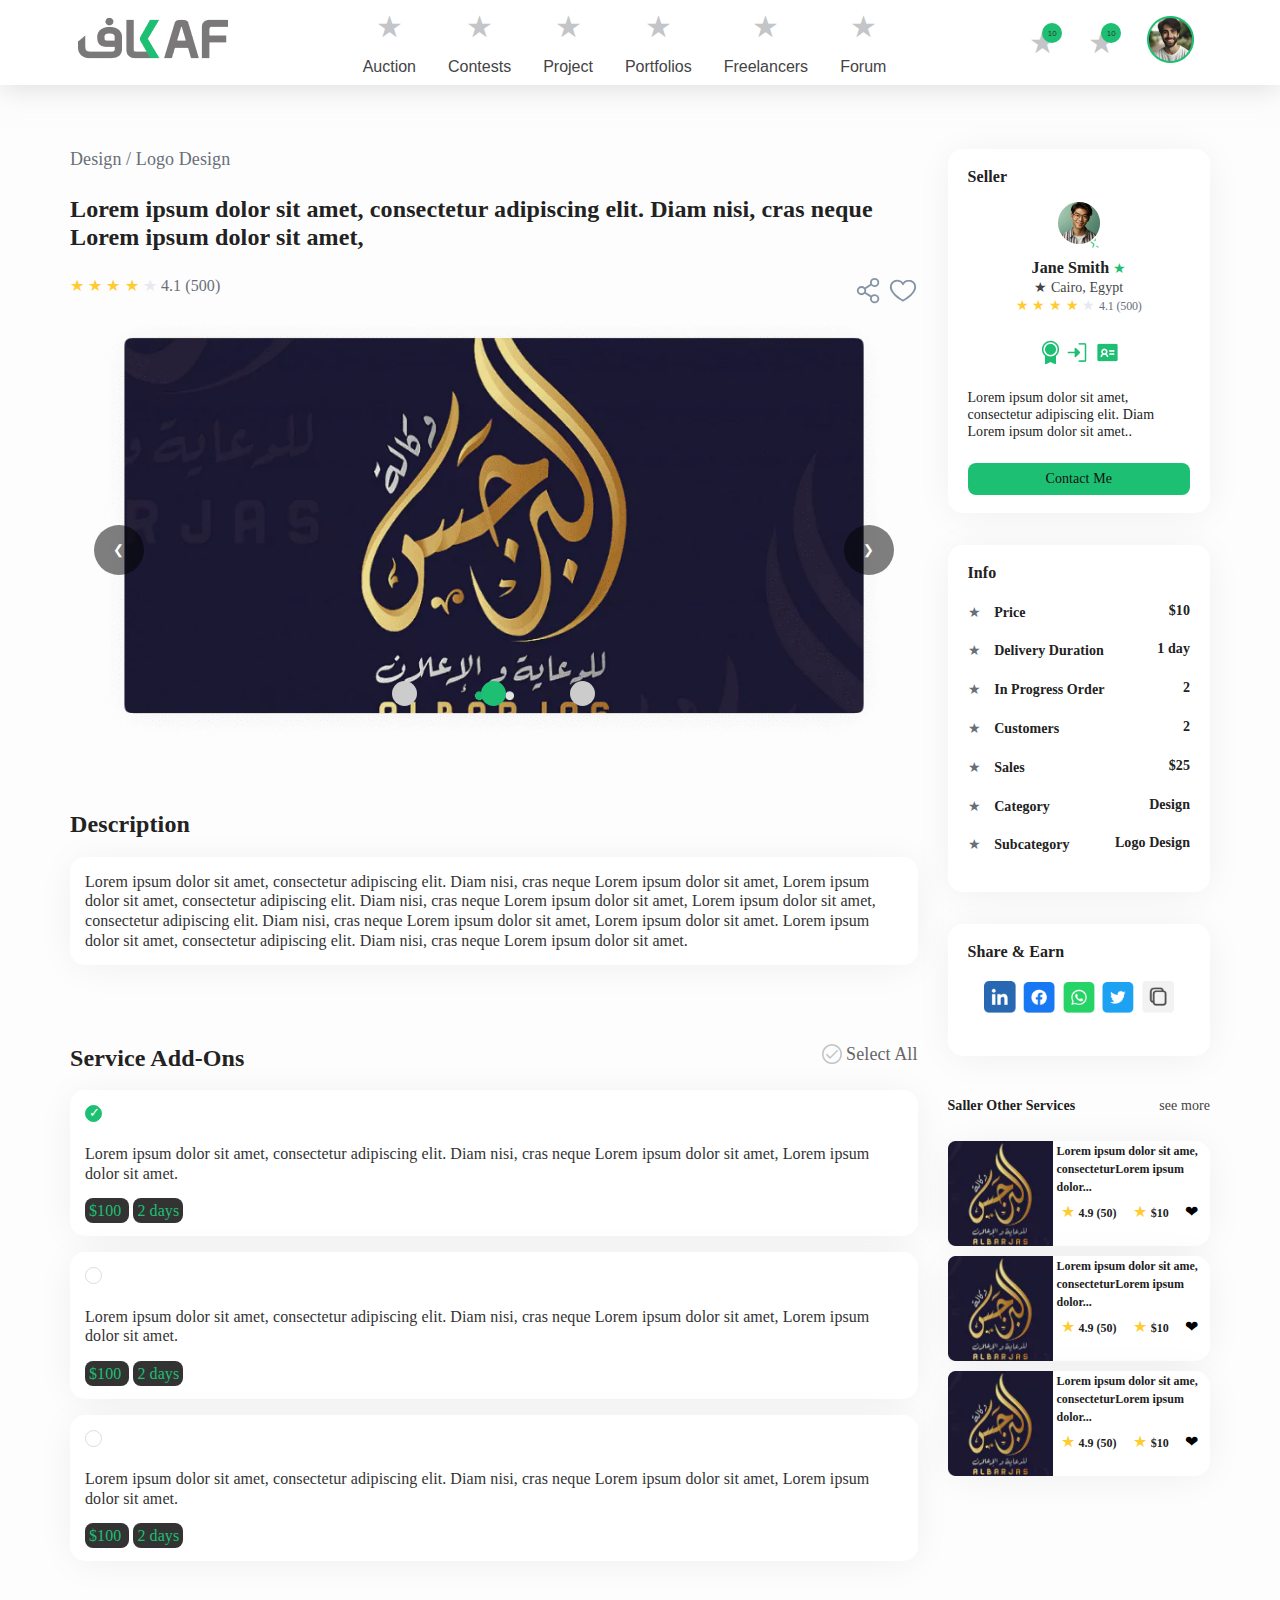
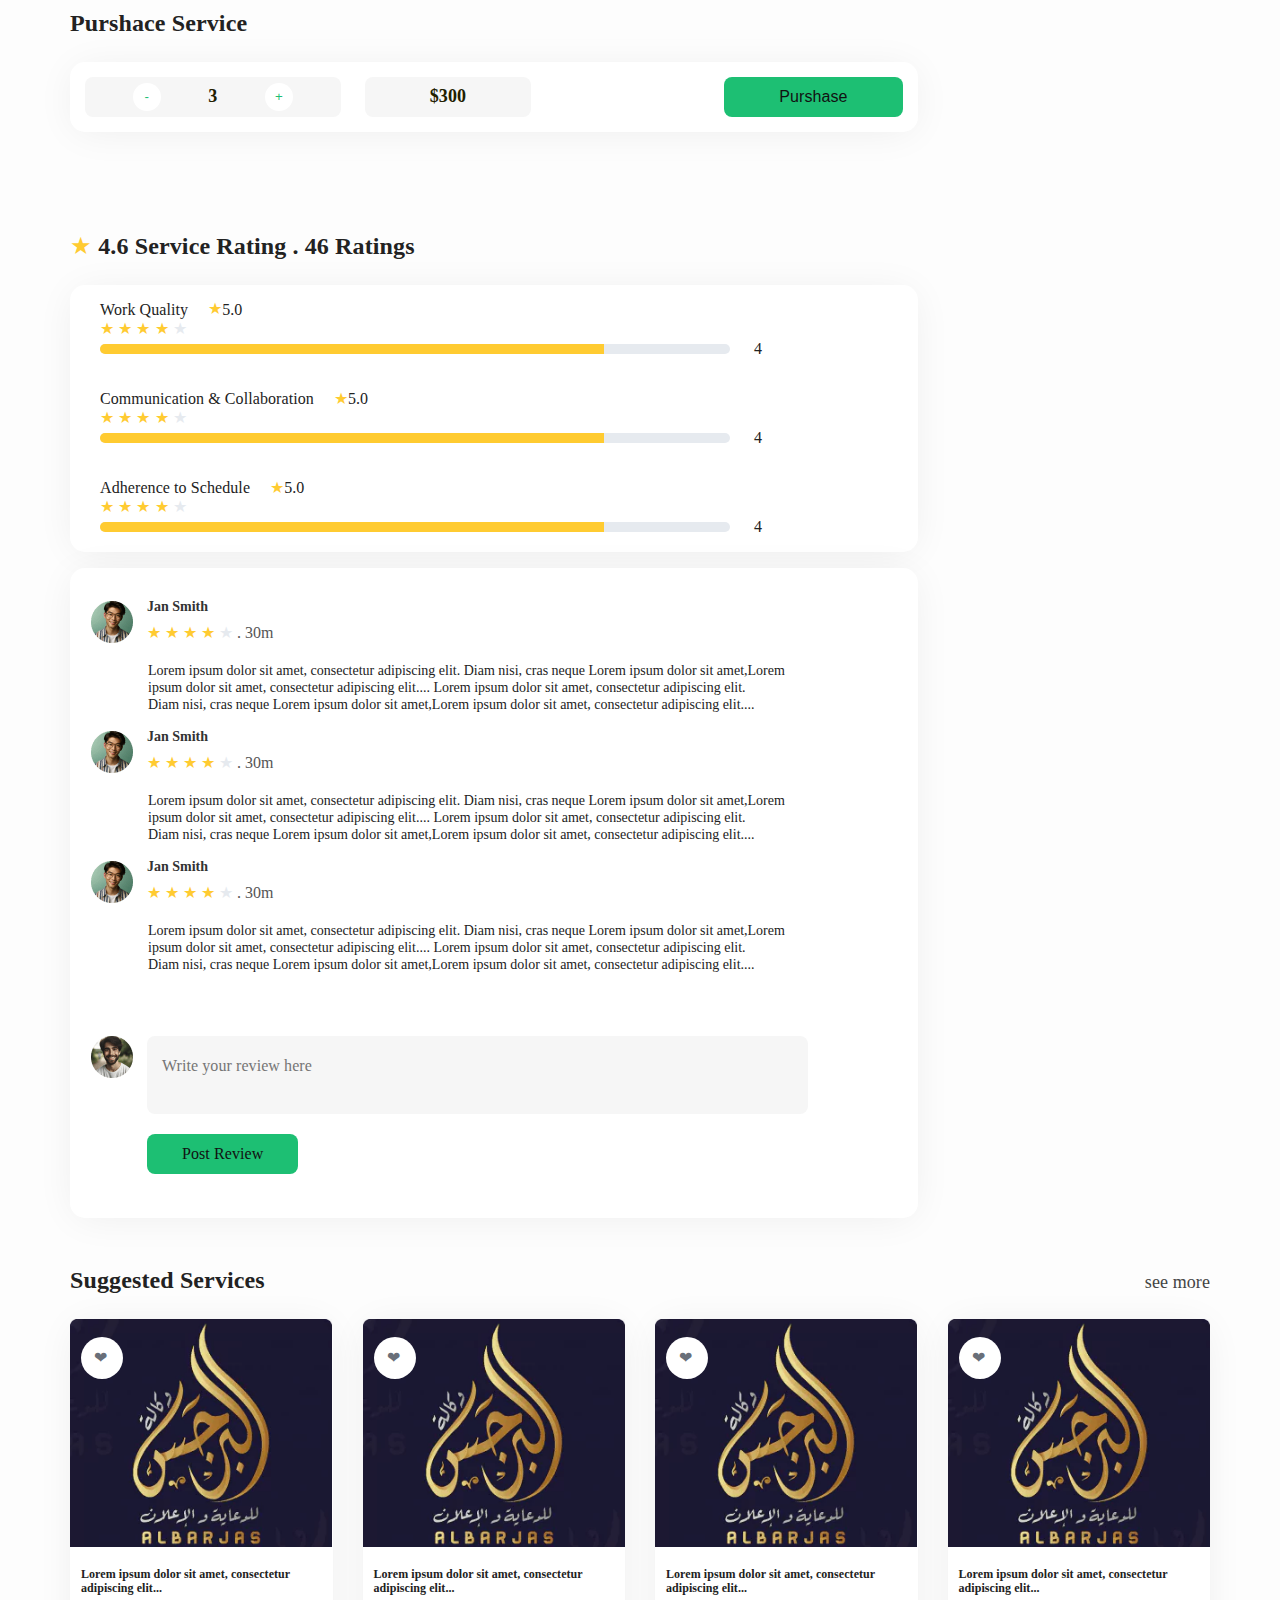
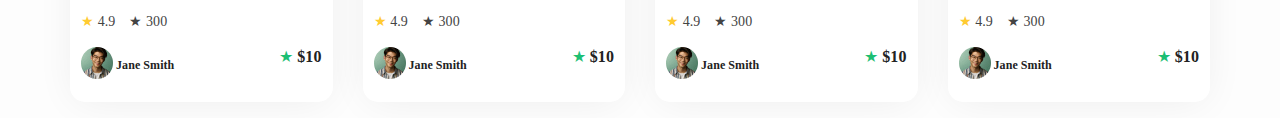
<file: index.html>
<!DOCTYPE HTML> <html lang="en"> <head> <title>إنجز أعمالك ومشاريعك عبر الإنترنت من خلال أمهر المستقلين</title> <!-- start meta --> <meta name="keywords" content="كفيل ,موقع كفيل ,كفييل ,kafiil, kafil" /> <meta charset="utf-8"> <meta http-equiv="X-UA-Compatible" content="IE=edge"> <meta name="viewport" content="width=device-width,initial-scale=1,width=device-width"> <meta name="description" content="أنجز أعمالك عبر الإنترنت (الخدمات المصغرة | المشاريع | المسابقات)"> <link rel="icon" sizes="256x256" href="./images/favicon.ico"> <link rel="stylesheet" href="./css/style.css"> <link rel="stylesheet" href="./css/dark-theme.css"> </head> <body id="dark"> <!-- Preloader --> <div id="preloader"> <div class="Kafel-load"></div> <img title="logo" src="./images/main-logo.svg" alt="logo"> </div> <!-- navbar -- --> <nav class="navbar"> <div class="brand-title"> <a href="./index.html" title="logo-img"> <picture class="xs-hidden" type="image/webp" srcset="./images/main-logo.webp"> <img src="./images/main-logo.png" title="logo" alt="logo"> </picture> <picture class="md-hidden" type="image/webp" srcset="./images/small2.webp"> <img src="./images/small2.svg" title="logo" alt="logo"> </picture> </a> </div> <a href="#" aria-label="toggle-button" title="toggle-button" class="toggle-button"> <span class="bar"></span> <span class="bar"></span> <span class="bar"></span> </a> <div class="navbar-links"> <ul> <li class="active"> <i class="fa fa-star"></i> <a title="Auction Page" href="./html/coming-soon.html"> Auction</a> </li> <li> <i class="fa fa-star "></i> <a title="coming-soon Page" href="./html/coming-soon.html">Contests</a> </li> <li> <i class="fa fa-star "></i> <a title="coming-soon Page" href="./html/coming-soon.html">Project</a> </li> <li> <i class="fa fa-star "></i> <a title="coming-soon Page" href="./html/coming-soon.html">Portfolios</a> </li> <li> <i class="fa fa-star "></i> <a title="coming-soon Page" href="./html/coming-soon.html">Freelancers</a> </li> <li> <i class="fa fa-star "></i> <a title="coming-soon Page" href="./html/coming-soon.html">Forum</a> </li> </ul> </div> <div class="navbar-links-2"> <ul> <li class="chat"> <a title="coming-soon Page" href="./html/coming-soon.html"> <i class="fa fa-star"></i> <span>10</span> </a> </li> <li class="notifications"> <a title="coming-soon Page" href="./html/coming-soon.html"> <i class="fa fa-star"></i> <span>10</span> </a> </li> <li class="dropdown" onclick="dropDownMenuToggleFun()"> <a title="coming-soon Page" href="#" class="dropdown-toggle" data-toggle="dropdown" role="button" aria-haspopup="true" aria-expanded="false"> <picture type="image/webp" srcset="./images/profile-img-sm.webp"> <img src="./images/profile-img-sm.png" title="PosterAvatar img" alt="PosterAvatar img"> </picture> </a> <ul class="dropdown-menu" id="dropdown-menu"> <li class="first-list"> <picture type="image/webp" srcset="./images/profile-img-sm.webp"> <img src="./images/profile-img-sm.png" title="PosterAvatar img" alt="PosterAvatar img"> </picture> <ul> <b>Ahmed Ali</b> <br> <b>Student</b> </ul> </li> <li role="separator" class="divider"></li> <li><a title="coming-soon Page" href="./html/coming-soon.html"> <i class="fa fa-star"></i> Profile </a></li> <li role="separator" class="divider"></li> <li class="dark-mode"> <ul class="toggle-theme-color"> <li> <a title="coming-soon Page" href="./html/coming-soon.html"> <i class="fa fa-star"></i> Dark Mode </a> </li> <li id="dark-mode"> <i class="fa fa-circle"></i></li> </ul> </li> <li class="langs"> <ul class="languages"> <li> <a title="coming-soon Page" href="./arabic/index.html"> <i class="fa fa-star"></i> Languages </a> </li> <li> <a title="coming-soon Page" href="./arabic/index.html"> العربية | <picture type="image/webp" srcset="./images/Saudi.webp"> <img src="./images/Saudi.png" alt="arabic-flag-img" title="arabic-flag-img"> </picture> </a> </li> </ul> </li> <li class="settings"><a title="coming-soon Page" href="./html/coming-soon.html"> <i class="fa fa-star"></i> setting </a></li> <li role="separator" class="divider"></li> <li class="logout"><a title="coming-soon Page" href="./html/coming-soon.html"> <i class="fa fa-star"></i> logout </a></li> </ul> </li> </ul> </div> </nav> <div class=" container"> <div class="row"> <div class="col-xs-12 col-md-9"> <div class="left-side-container"> <div class="left-content"> <div class="service-section"> <p>Design / Logo Design</p> <p>Lorem ipsum dolor sit amet, consectetur adipiscing elit. Diam nisi, cras neque Lorem ipsum dolor sit amet, </p> <ul> <li class="rating-stars-left"> <i class="fa fa-star"></i> <i class="fa fa-star"></i> <i class="fa fa-star"></i> <i class="fa fa-star"></i> <i class="fa fa-star"></i> <span> 4.1 (500)</span> </li> <li class="rating-right"> <picture type="image/webp" srcset="./images/ShareNetwork.webp"> <img class="icons" title="ShareNetwork" src="./images/ShareNetwork.svg"> </picture> <picture type="image/webp" srcset="./images/heart.webp"> <img class="icons" title="Heart" src="./images/heart.svg"> </picture> </li> </ul> </div> <div class="carousel-container"> <div class="carousel" role="region" aria-label="Image Slider"> <div class="slides" role="list"> <div class="slide" role="listitem" style="display: none;"> <picture> <source type="image/webp" srcset="./images/service-section-img.webp"> <img src="./images/service-section-img.png" alt="service-section-img" title="service-section-img"> </picture> </div> <div class="slide" role="listitem" style="display: block;"> <picture> <source type="image/webp" srcset="./images/service-section-img.webp"> <img src="./images/service-section-img.png" alt="service-section-img" title="service-section-img"> </picture> </div> <div class="slide" role="listitem" style="display: none;"> <picture> <source type="image/webp" srcset="./images/service-section-img.webp"> <img src="./images/service-section-img.png" alt="service-section-img" title="service-section-img"> </picture> </div> </div> <button class="prev" aria-label="Previous">❮</button> <button class="next" aria-label="Next">❯</button> <div class="points" role="navigation" aria-label="Slider Navigation"> <span class="point" role="button" tabindex="0" id="alb1" aria-label="Slide 1"></span> <span class="point active" role="button" tabindex="0" id="alb2" aria-label="Slide 2"></span> <span class="point" role="button" tabindex="0" id="alb3" aria-label="Slide 3"></span> </div> </div> </div> <div class="description"> <b>Description</b> </br></br> <p class="description-content"> Lorem ipsum dolor sit amet, consectetur adipiscing elit. Diam nisi, cras neque Lorem ipsum dolor sit amet, Lorem ipsum dolor sit amet, consectetur adipiscing elit. Diam nisi, cras neque Lorem ipsum dolor sit amet, Lorem ipsum dolor sit amet, consectetur adipiscing elit. Diam nisi, cras neque Lorem ipsum dolor sit amet, Lorem ipsum dolor sit amet. Lorem ipsum dolor sit amet, consectetur adipiscing elit. Diam nisi, cras neque Lorem ipsum dolor sit amet. </p> </div></br></br></br> <div class="service-add-ons"> <div> <ul> <li class="head left">Service Add-Ons</li> <li class="right" onclick=""> <picture type="image/webp" srcset="./images/complete.webp"> <img src="./images/complete.png" title="vector" alt="vector"> </picture> <span>Select All</span> </li> </ul> </div> <br><br> <form method="" action="./1.html"> <section> <label for="choice-1"> <input type="checkbox" name="choice-1" id="choice-1" checked /> <div class="hidden-lg"> <br><br> </div> Lorem ipsum dolor sit amet, consectetur adipiscing elit. Diam nisi, cras neque Lorem ipsum dolor sit amet, Lorem ipsum dolor sit amet. </label> </br></br> <span>$100 </span> <span> 2 days</span> </section> <section> <label for="choice-2"> <input type="checkbox" name="choice-2" id="choice-2" /> <div class="hidden-lg"> <br><br> </div> Lorem ipsum dolor sit amet, consectetur adipiscing elit. Diam nisi, cras neque Lorem ipsum dolor sit amet, Lorem ipsum dolor sit amet. </label> </br></br><span>$100 </span> <span> 2 days</span> </section> <section> <label for="choice-3"> <input type="checkbox" name="choice-3" id="choice-3" /> <div class="hidden-lg"> <br><br> </div> Lorem ipsum dolor sit amet, consectetur adipiscing elit. Diam nisi, cras neque Lorem ipsum dolor sit amet, Lorem ipsum dolor sit amet. </label> </br></br><span>$100 </span> <span> 2 days</span> </section> </div> <div class="purshace"> <div class="head"> <b>Purshace Service</b> </div> <section> <div class="purshace-service-container"> <div class="purshace-service"> <button onclick="">-</button> <span>3</span> <button onclick="">+</button> </div> <div class="purshace-service"> <span class="total-Purshace">$300</span> </div> </div> <button class="purshace-btn" type="submit">Purshase</button> </section> </form> </div> <!-- service-rating --> <div class="service-rating"> <div class="head"> <i class="fa fa-star"></i> <b>4.6 Service Rating . 46 Ratings</b> </div> <div class="service-rating-container"> <section> <div class=" col-xs-12 col-md-6"> <div class="left-side"> <span>Work Quality</span> <i class="fa fa-star"> </i> <span> 5.0</span> </div> </div> <div class="col-xs-12 col-md-2"> <ul> <li class="rating-stars-left"> <i class="fa fa-star"></i> <i class="fa fa-star"></i> <i class="fa fa-star"></i> <i class="fa fa-star"></i> <i class="fa fa-star"></i> </li> </ul> </div> <div class="col-xs-12 col-md-4"> <div class="progress-bar"> <div class="progress-bar-fill"></div> </div> <span> 4</span> </div> </section> <section> <div class=" col-xs-12 col-md-6"> <div class="left-side"> <span>Communication & Collaboration</span> <i class="fa fa-star"></i> <span>5.0</span> </div> </div> <div class="col-xs-12 col-md-2"> <ul> <li class="rating-stars-left"> <i class="fa fa-star"></i> <i class="fa fa-star"></i> <i class="fa fa-star"></i> <i class="fa fa-star"></i> <i class="fa fa-star"></i> </li> </ul> </div> <div class="col-xs-12 col-md-4"> <div class="progress-bar"> <div class="progress-bar-fill"></div> </div> <span> 4</span> </div> </section> <section> <div class=" col-xs-12 col-md-6"> <div class="left-side"> <span>Adherence to Schedule</span> <i class="fa fa-star"></i> <span>5.0</span> </div> </div> <div class="col-xs-12 col-md-2"> <ul> <li class="rating-stars-left"> <i class="fa fa-star"></i> <i class="fa fa-star"></i> <i class="fa fa-star"></i> <i class="fa fa-star"></i> <i class="fa fa-star"></i> </li> </ul> </div> <div class="col-xs-12 col-md-4"> <div class="progress-bar"> <div class="progress-bar-fill"></div> </div> <span> 4</span> </div> </section> </div> </div> </div> <!-- testimonials --> <div class="testimonials"> <div class="review"> <ul class="reviewer"> <li> <picture type="image/webp" srcset="./images/PosterAvatar.webp"> <img src="./images/PosterAvatar.png" title="PosterAvatar" alt="PosterAvatar"> </picture> </li> <li> <p> <strong>Jan Smith</strong> </p> <ul> <li class="rating-stars-left"> <i class="fa fa-star"></i> <i class="fa fa-star"></i> <i class="fa fa-star"></i> <i class="fa fa-star"></i> <i class="fa fa-star"></i> <span> . 30m</span> </li> </ul> </li> <li> <p> Lorem ipsum dolor sit amet, consectetur adipiscing elit. Diam nisi, cras neque Lorem ipsum dolor sit amet,Lorem ipsum dolor sit amet, consectetur adipiscing elit.... Lorem ipsum dolor sit amet, consectetur adipiscing elit. Diam nisi, cras neque Lorem ipsum dolor sit amet,Lorem ipsum dolor sit amet, consectetur adipiscing elit.... </p> </li> </ul> </div> <div class="review"> <ul class="reviewer"> <li> <picture type="image/webp" srcset="./images/PosterAvatar.webp"> <img src="./images/PosterAvatar.png" title="img" alt="PosterAvatar"> </picture> </li> <li> <p> <strong>Jan Smith</strong> </p> <ul> <li class="rating-stars-left"> <i class="fa fa-star"></i> <i class="fa fa-star"></i> <i class="fa fa-star"></i> <i class="fa fa-star"></i> <i class="fa fa-star"></i> <span> . 30m</span> </li> </ul> </li> <li> <p> Lorem ipsum dolor sit amet, consectetur adipiscing elit. Diam nisi, cras neque Lorem ipsum dolor sit amet,Lorem ipsum dolor sit amet, consectetur adipiscing elit.... Lorem ipsum dolor sit amet, consectetur adipiscing elit. Diam nisi, cras neque Lorem ipsum dolor sit amet,Lorem ipsum dolor sit amet, consectetur adipiscing elit.... </p> </li> </ul> </div> <div class="review"> <ul class="reviewer"> <li> <picture type="image/webp" srcset="./images/PosterAvatar.webp"> <img src="./images/PosterAvatar.png" title="img" alt="PosterAvatar"> </picture> </li> <li> <p> <strong>Jan Smith</strong> </p> <ul> <li class="rating-stars-left"> <i class="fa fa-star"></i> <i class="fa fa-star"></i> <i class="fa fa-star"></i> <i class="fa fa-star"></i> <i class="fa fa-star"></i> <span> . 30m</span> </li> </ul> </li> <li> <p> Lorem ipsum dolor sit amet, consectetur adipiscing elit. Diam nisi, cras neque Lorem ipsum dolor sit amet,Lorem ipsum dolor sit amet, consectetur adipiscing elit.... Lorem ipsum dolor sit amet, consectetur adipiscing elit. Diam nisi, cras neque Lorem ipsum dolor sit amet,Lorem ipsum dolor sit amet, consectetur adipiscing elit.... </p> </li> </ul> </div> <div class="review"> <ul> <li> <picture type="image/webp" srcset="./images/Image-Placeholder.webp"> <img src="./images/Image-Placeholder.png" title="img" alt="PosterAvatar"> </picture> </li> <li> <form method="" action="./1.html"> <textarea placeholder="Write your review here"></textarea> <button type="submit">Post Review</button> </form> </li> </ul> </div> </div> </div> </div> <!-- right side --> <div class="col-xs-12 col-md-3"> <div class="right-side-container"> <div class="boxes"> <div class="box"> <b>Seller</b> <ul class="seller"> <li> <picture type="image/webp" srcset="./images/PosterAvatar.webp"> <img src="./images/PosterAvatar.png" alt="seller-section-image" title="seller-section-image"> </picture> <br> </li> <li> <i class="fa fa-star"></i> <i class="fa fa-star"></i> <br> </li> <li> <b>Jane Smith</b> <i class="fa fa-star"></i> <br> <i class="fa fa-star"> </i> <span>Cairo, Egypt</span> <br> </li> <li class="rating-stars"> <i class="fa fa-star"></i> <i class="fa fa-star"></i> <i class="fa fa-star"></i> <i class="fa fa-star"></i> <i class="fa fa-star"> </i> <span> 4.1 (500)</span> </li> </ul> <ul> <li> <picture type="image/webp" srcset="./images/Medal.webp"> <img src="./images/Medal.png" alt="contact-image" title="contact-image"> </picture> </li> <li> <picture type="image/webp" srcset="./images/SignIn.webp"> <img src="./images/SignIn.png" alt="contact-image" title="contact-image"> </picture> </li> <li> <picture type="image/webp" srcset="./images/IdentificationCard.webp"> <img src="./images/IdentificationCard.png" alt="contact-image" title="contact-image"> </picture> </li> </ul> <p>Lorem ipsum dolor sit amet, consectetur adipiscing elit. Diam Lorem ipsum dolor sit amet..</p> <button> Contact Me </button> </div> <div class="box info"> <b>Info</b> <ul> <li> <i class="fa fa-star"> </i> <span>Price</span> </li> <li> $10</li> </ul> <ul> <li> <i class="fa fa-star"> </i> <span>Delivery Duration</span> </li> <li> 1 day</li> </ul> <ul> <li> <i class="fa fa-star"> </i> <span>In Progress Order</span> </li> <li> 2</li> </ul> <ul> <li> <i class="fa fa-star"> </i> <span>Customers </span> </li> <li> 2</li> </ul> <ul> <li> <i class="fa fa-star"> </i> <span> Sales</span> </li> <li> $25</li> </ul> <ul> <li> <i class="fa fa-star"> </i> <span> Category</span> </li> <li> Design</li> </ul> <ul> <li> <i class="fa fa-star"> </i> <span> Subcategory</span> </li> <li> Logo Design</li> </ul> </div> <div class="box"> <b>Share & Earn</b> <ul> <li> <a title="coming-soon Page" href="./html/coming-soon.html"> <picture type="image/webp" srcset="./images/linkedin.webp"> <img src="./images/linkedin.png" title="linkedin img" alt="linkedin image"> </picture> </a> </li> <li> <a title="coming-soon Page" href="./html/coming-soon.html"> <picture type="image/webp" srcset="./images/facebook.webp"> <img src="./images/facebook.png" title="facebook img" alt="facebook image"> </picture> </a> </li> <li> <a title="coming-soon Page" href="./html/coming-soon.html"> <picture type="image/webp" srcset="./images/whatsapp.webp"> <img src="./images/whatsapp.png" title="whatsapp img" alt="whatsapp image"> </picture> </a> </li> <li> <a title="coming-soon Page" href="./html/coming-soon.html"> <picture type="image/webp" srcset="./images/twitter.webp"> <img src="./images/twitter.png" title="twitter img" alt="twitter image"> </picture> </a> </li> <li> <a title="coming-soon Page" href="./html/coming-soon.html"> <picture type="image/webp" srcset="./images/copy.webp"> <img src="./images/copy.png" title="copy img" alt="copy image"> </picture> </a> </li> </ul> </div> <div class="last-box"> <div class="head"> <ul> <li class="left"> <b>Saller Other Services</b> </li> <li class="right"> <span> see more</span> </li> </ul> </div> <section> <div class="img-container"> <picture> <source type="image/webp" srcset="./images/service-image-sm.webp"> <img src="./images/service-image-sm.png" title="agency img" alt="service-image-sm"> </picture> <div class="other-service-content"> <span>Lorem ipsum dolor sit ame, consecteturLorem ipsum dolor...</span> <ul> <li> <i class="fa fa-star"> </i> <span> 4.9 (50) </span> </li> <li> <i class="fa fa-star"> </i> <span>$10 </span> </li> <li> <i class="fa fa-heart-o">&#x2764;</i> <i class="fa fa-heart">&#x2764;</i> </li> </ul> </div> </div> </section> <section> <div class="img-container"> <picture> <source type="image/webp" srcset="./images/service-image-sm.webp"> <img src="./images/service-image-sm.png" title="agency img" alt="service-image-sm"> </picture> <div class="other-service-content"> <span>Lorem ipsum dolor sit ame, consecteturLorem ipsum dolor...</span> <ul> <li> <i class="fa fa-star"> </i> <span> 4.9 (50) </span> </li> <li> <i class="fa fa-star"> </i> <span>$10 </span> </li> <li> <i class="fa fa-heart-o">&#x2764;</i> <i class="fa fa-heart">&#x2764;</i> </li> </ul> </div> </div> </section> <section> <div class="img-container"> <picture> <source type="image/webp" srcset="./images/service-image-sm.webp"> <img src="./images/service-image-sm.png" title="agency img" alt="service-image-sm"> </picture> <div class="other-service-content"> <span>Lorem ipsum dolor sit ame, consecteturLorem ipsum dolor...</span> <ul> <li> <i class="fa fa-star"> </i> <span> 4.9 (50) </span> </li> <li> <i class="fa fa-star"> </i> <span>$10 </span> </li> <li> <i class="fa fa-heart-o">&#x2764;</i> <i class="fa fa-heart">&#x2764;</i> </li> </ul> </div> </div> </section> </div> </div> </div> </div> <!-- suggested-service --> <div class="suggested-service"> <div class="col-xs-12"> <div class="head"> <ul> <li class="left"> <b>Suggested Services</b> </li> <li class="right"> <span>see more</span> </li> </ul> </div> </div> <div class="cards"> <div class="col-xs-12 col-lg-3"> <div class="card"> <picture> <source type="image/webp" srcset="./images/suggested-services.webp"> <img class="card-img-top img-responsive" src="./images/suggested-services.png" alt="Card image cap"> </picture> <div class="card-body"> <div class="favorite"> <i class="fa fa-heart-o">&#x2764;</i> <i class="fa fa-heart">&#x2764;</i> </div> <p class="card-title">Lorem ipsum dolor sit amet, consectetur adipiscing elit... </p> <div class="card-content"> <ul> <li> <i class="fa fa-star"></i> <span> 4.9</span> </li> <li> <i class="fa fa-star"> </i> <span> 300</span> </li> </ul> <ul> <li> <picture type="image/webp" srcset="./images/PosterAvatar-sm.webp"> <img src="./images/PosterAvatar-sm.png" title="suggested-services-img" alt="suggested-services-img"> </picture> <span> Jane Smith</span> </li> <li> <i class="fa fa-star"> </i> <span> $10</span> </li> </ul> </div> </div> </div> </div> <div class="col-xs-12 col-lg-3"> <div class="card"> <picture> <source type="image/webp" srcset="./images/suggested-services.webp"> <img class="card-img-top img-responsive" src="./images/suggested-services.png" alt="Card image cap"> </picture> <div class="card-body"> <div class="favorite"> <i class="fa fa-heart-o">&#x2764;</i> <i class="fa fa-heart">&#x2764;</i> </div> <p class="card-title">Lorem ipsum dolor sit amet, consectetur adipiscing elit... </p> <div class="card-content"> <ul> <li> <i class="fa fa-star"></i> <span> 4.9</span> </li> <li> <i class="fa fa-star"> </i> <span> 300</span> </li> </ul> <ul> <li> <picture type="image/webp" srcset="./images/PosterAvatar-sm.webp"> <img src="./images/PosterAvatar-sm.png" title="suggested-services-img" alt="suggested-services-img"> </picture> <span> Jane Smith</span> </li> <li> <i class="fa fa-star"> </i> <span> $10</span> </li> </ul> </div> </div> </div> </div> <div class="col-xs-12 col-lg-3"> <div class="card"> <picture> <source type="image/webp" srcset="./images/suggested-services.webp"> <img class="card-img-top img-responsive" src="./images/suggested-services.png" alt="Card image cap"> </picture> <div class="card-body"> <div class="favorite"> <i class="fa fa-heart-o">&#x2764;</i> <i class="fa fa-heart">&#x2764;</i> </div> <p class="card-title">Lorem ipsum dolor sit amet, consectetur adipiscing elit... </p> <div class="card-content"> <ul> <li> <i class="fa fa-star"></i> <span> 4.9</span> </li> <li> <i class="fa fa-star"> </i> <span> 300</span> </li> </ul> <ul> <li> <picture type="image/webp" srcset="./images/PosterAvatar-sm.webp"> <img src="./images/PosterAvatar-sm.png" title="suggested-services-img" alt="suggested-services-img"> </picture> <span> Jane Smith</span> </li> <li> <i class="fa fa-star"> </i> <span> $10</span> </li> </ul> </div> </div> </div> </div> <div class="col-xs-12 col-lg-3"> <div class="card"> <picture> <source type="image/webp" srcset="./images/suggested-services.webp"> <img class="card-img-top img-responsive" src="./images/suggested-services.png" alt="Card image cap"> </picture> <div class="card-body"> <div class="favorite"> <i class="fa fa-heart-o">&#x2764;</i> <i class="fa fa-heart">&#x2764;</i> </div> <p class="card-title">Lorem ipsum dolor sit amet, consectetur adipiscing elit... </p> <div class="card-content"> <ul> <li> <i class="fa fa-star"></i> <span> 4.9</span> </li> <li> <i class="fa fa-star"> </i> <span> 300</span> </li> </ul> <ul> <li> <picture type="image/webp" srcset="./images/PosterAvatar-sm.webp"> <img src="./images/PosterAvatar-sm.png" title="suggested-services-img" alt="suggested-services-img"> </picture> <span> Jane Smith</span> </li> <li> <i class="fa fa-star"> </i> <span> $10</span> </li> </ul> </div> </div> </div> </div> </div> </div> <!-- suggested service --> </div> <script src="./js/script.js"></script> <script src="./js/carousel.js"></script> </body> </html>
</file>
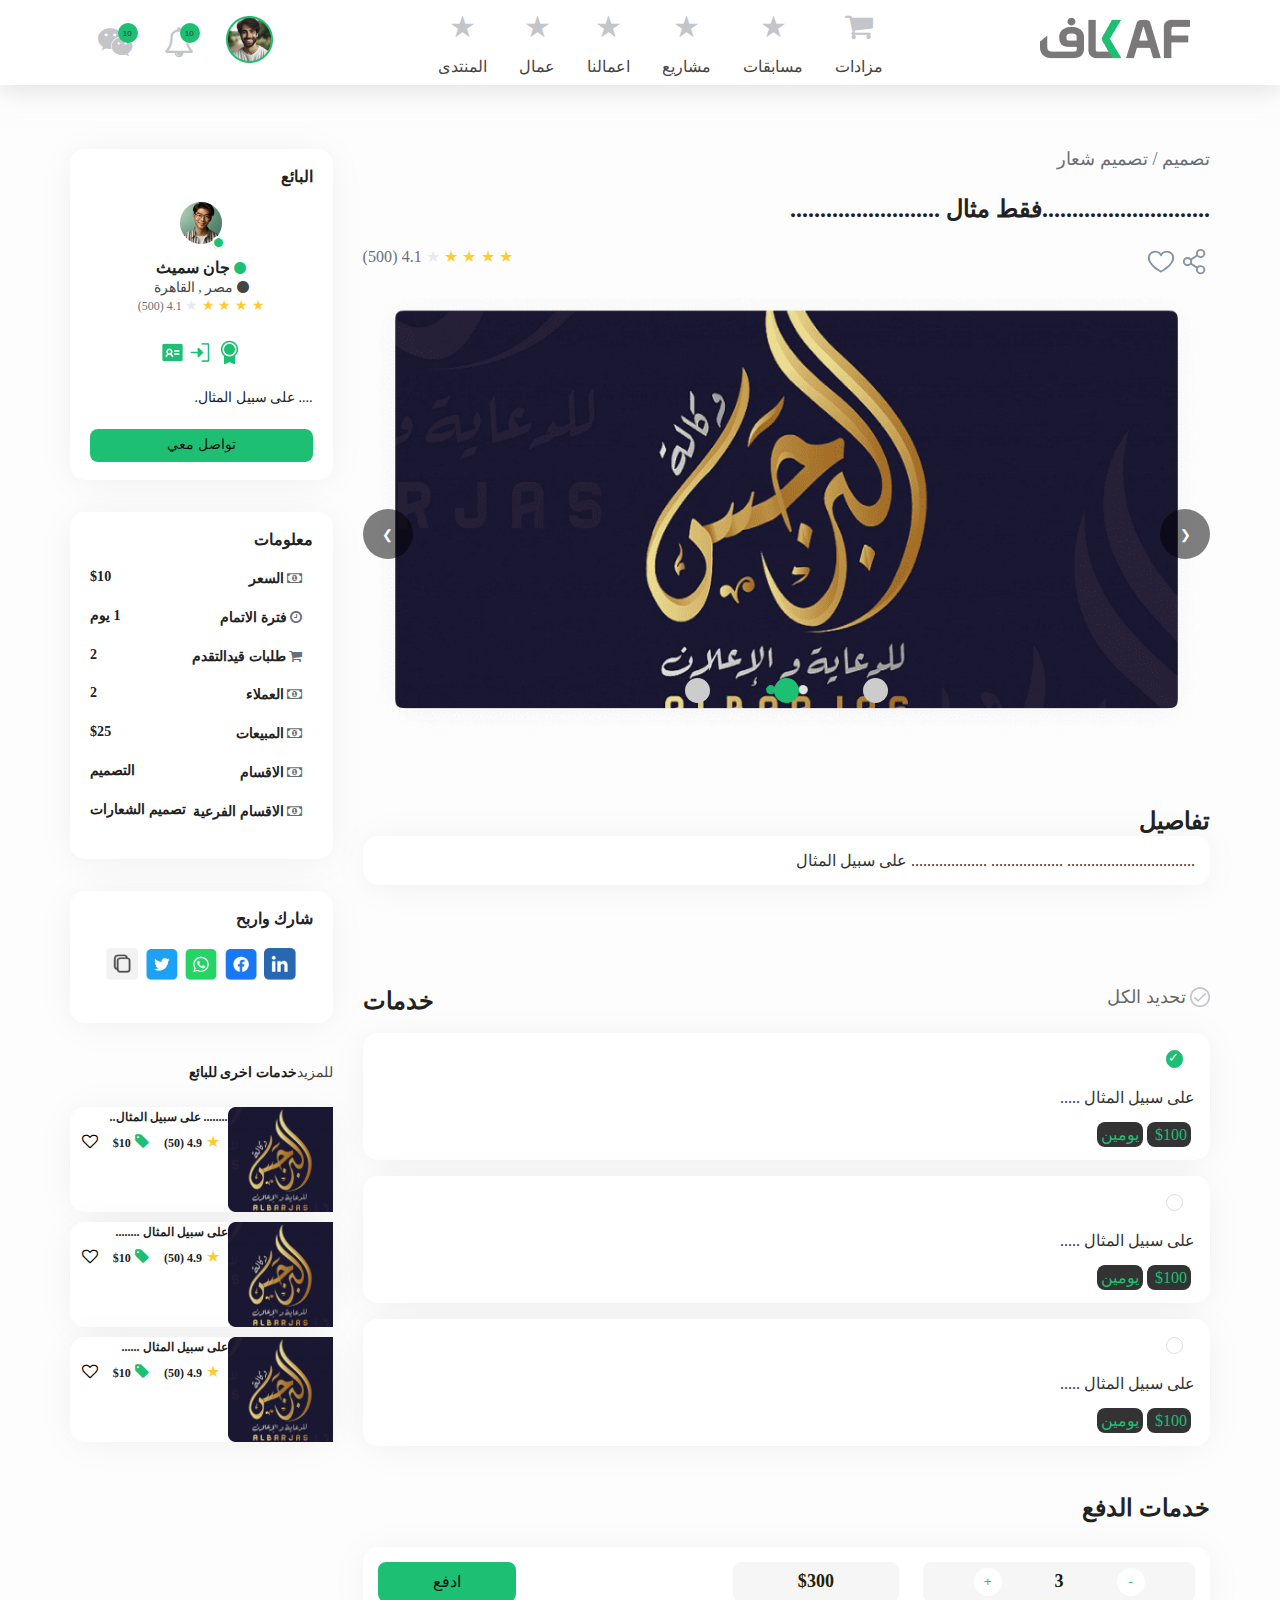
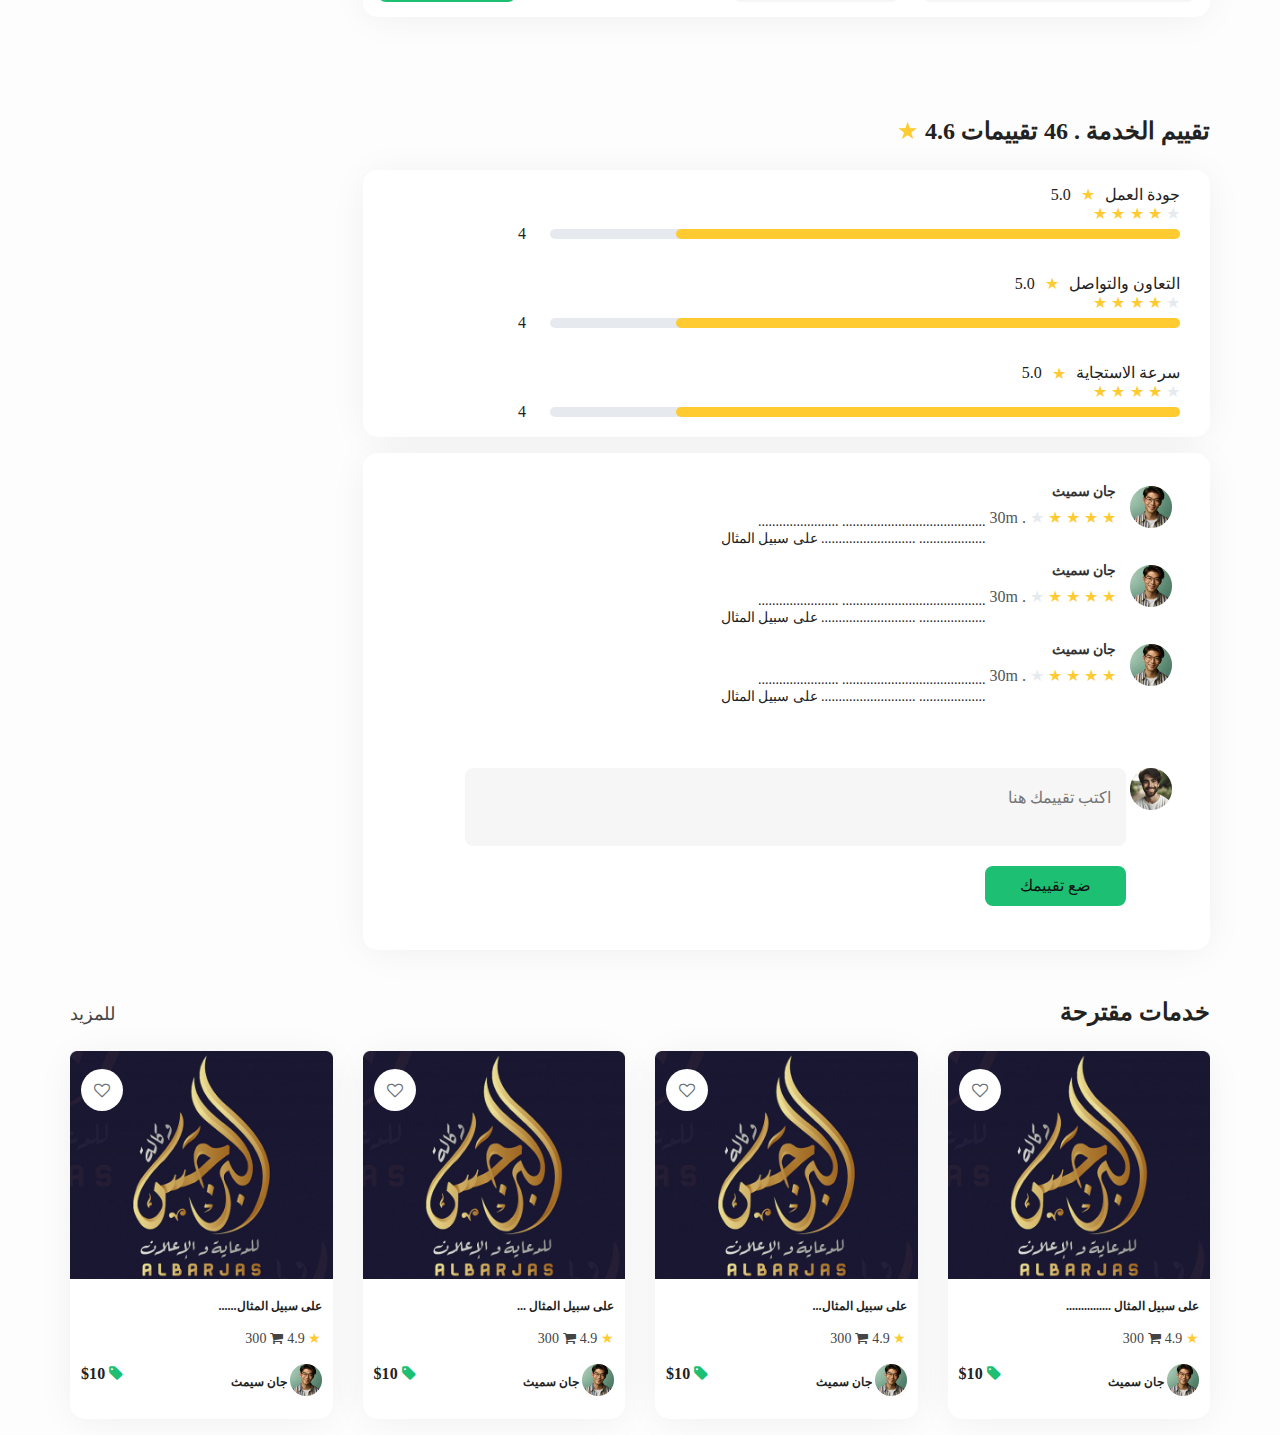
<file: arabic/index.html>
﻿<!DOCTYPE HTML> <html lang="en"> <head> <title>إنجز أعمالك ومشاريعك عبر الإنترنت من خلال أمهر المستقلين</title> <!-- start meta --> <meta name="keywords" content="كفيل ,موقع كفيل ,كفييل ,kafiil, kafil" /> <meta charset="utf-8"> <meta http-equiv="X-UA-Compatible" content="IE=edge"> <meta name="viewport" content="width=device-width,initial-scale=1,width=device-width"> <meta name="description" content="أنجز أعمالك عبر الإنترنت (الخدمات المصغرة | المشاريع | المسابقات)"> <link rel="icon" sizes="256x256" href="../images/favicon.ico"> <link rel="stylesheet" href="https://cdnjs.cloudflare.com/ajax/libs/font-awesome/4.7.0/css/font-awesome.min.css"> <link rel="stylesheet" href="../css/style.css"> <link rel="stylesheet" href="../css/dark-theme.css"> </head> <body id="right_to_left"> <!-- Preloader --> <div id="preloader"> <div class="Kafel-load"></div> <img title="logo" src="../images/main-logo.svg" alt="logo"> </div> <!-- navbar -- --> <nav class="navbar"> <div class="brand-title"> <a href="#"> <img src="../images/main-logo.png"> </a> </div> <a href="#" class="toggle-button"> <span class="bar"></span> <span class="bar"></span> <span class="bar"></span> </a> <div class="navbar-links"> <ul> <li class="active"> <i class="fa fa-shopping-cart "></i> <a title="Auction Page" href="../html/coming-soon.html"> مزادات <span class="sr-only">(current)</span></a> </li> <li> <i class="fa fa-star "></i> <a title="coming-soon Page" href="../html/coming-soon.html">مسابقات</a> </li> <li> <i class="fa fa-star "></i> <a title="coming-soon Page" href="../html/coming-soon.html">مشاريع</a> </li> <li> <i class="fa fa-star "></i> <a title="coming-soon Page" href="../html/coming-soon.html">اعمالنا</a> </li> <li> <i class="fa fa-star "></i> <a title="coming-soon Page" href="../html/coming-soon.html">عمال</a> </li> <li> <i class="fa fa-star "></i> <a title="coming-soon Page" href="../html/coming-soon.html">المنتدى</a> </li> </ul> </div> <div class="navbar-links-2"> <ul> <li class="chat"> <a title="coming-soon Page" href="../html/coming-soon.html"> <i class="fa fa-wechat"></i> <span>10</span> </a> </li> <li class="notifications"> <a title="coming-soon Page" href="../html/coming-soon.html"> <i class="fa fa-bell-o"></i> <span>10</span> </a> </li> <li class="dropdown" onclick="dropDownMenuToggleFun()"> <a title="coming-soon Page" href="#" class="dropdown-toggle" data-toggle="dropdown" role="button" aria-haspopup="true" aria-expanded="false"> <picture type="image/webp" srcset="./images/profile-img-sm.webp"> <img src="../images/profile-img-sm.png" title="PosterAvatar img" alt="PosterAvatar img"> </picture> </a> <ul class="dropdown-menu" id="dropdown-menu"> <li class="first-list"> <picture type="image/webp" srcset="./images/profile-img-sm.webp"> <img src="../images/profile-img-sm.png" title="PosterAvatar img" alt="PosterAvatar img"> </picture> <ul> <b>Ahmed Ali</b> <br> <b>Student</b> </ul> </li> <li role="separator" class="divider"></li> <li><a title="coming-soon Page" href="../html/coming-soon.html"> <i class="fa fa-star"></i> Profile </a></li> <li role="separator" class="divider"></li> <li class="dark-mode"> <ul class="toggle-theme-color"> <li> <a title="coming-soon Page" href="../html/coming-soon.html"> <i class="fa fa-star"></i> Dark Mode </a> </li> <li id="dark-mode"> <i class="fa fa-circle"></i></li> </ul> </li> <li class="langs"> <ul class="languages"> <li> <a title="coming-soon Page" href="../index.html"> <i class="fa fa-star"></i> Languages </a> </li> <li> <a title="coming-soon Page" href="../index.html"> العربية | <picture type="image/webp" srcset="./images/Saudi.webp"> <img src="../images/Saudi.png" alt="arabic-flag-img" title="arabic-flag-img"> </picture> </a> </li> </ul> </li> <li class="settings"><a title="coming-soon Page" href="../html/coming-soon.html"> <i class="fa fa-star"></i> setting </a></li> <li role="separator" class="divider"></li> <li class="logout"><a title="coming-soon Page" href="../html/coming-soon.html"> <i class="fa fa-star"></i> logout </a></li> </ul> </li> </ul> </div> </nav> <div class=" container"> <div class="row"> <div class="col-xs-12 col-md-9"> <div class="left-side-container"> <div class="left-content"> <div class="service-section"> <p>تصميم / تصميم شعار</p> <p>............................فقط مثال ......................... </p> <ul> <li class="rating-stars-left"> <i class="fa fa-star"></i> <i class="fa fa-star"></i> <i class="fa fa-star"></i> <i class="fa fa-star"></i> <i class="fa fa-star"></i> <span> 4.1 (500)</span> </li> <li class="rating-right"> <picture type="image/webp" srcset="./images/ShareNetwork.webp"> <img class="icons" title="ShareNetwork" src="../images/ShareNetwork.svg"> </picture> <picture type="image/webp" srcset="./images/heart.webp"> <img class="icons" title="Heart" src="../images/heart.svg"> </picture> </li> </ul> </div> <div class="carousel"> <div class="slides"> <div class="slide" role="option"><img src="../images/service-section-img.png" alt="service-section-img" title="service-section-img"></div> <div class="slide" role="option"><img src="../images/service-section-img.png" alt="service-section-img" title="service-section-img"></div> <div class="slide" role="option"><img src="../images/service-section-img.png" alt="service-section-img" title="service-section-img"></div> </div> <button class="prev">&#10094;</button> <button class="next">&#10095;</button> <div class="points"> <span class="point"></span> <span class="point"></span> <span class="point"></span> </div> </div> <div class="description"> <b>تفاصيل</b> <p class="description-content"> ................................ .................. ................... على سبيل المثال </p> </div> <div class="service-add-ons"> <div> <ul> <li class="head left">خدمات</li> <li class="right" onclick=""> <picture type="image/webp" srcset="./images/complete.webp"> <img src="../images/complete.png" title="vector" alt="vector"> </picture> <span>تحديد الكل</span> </li> </ul> </div> <br><br> <form method="" action="./1.html"> <section> <label for="choice-1"> <input type="checkbox" name="choice-1" id="choice-1" checked /> <div class="hidden-lg"> </div> <br> على سبيل المثال ..... <br> </label> <br> <span>$100 </span> <span> يومين </span> </section> <section> <label for="choice-2"> <input type="checkbox" name="choice-2" id="choice-2" /> <div class="hidden-lg"> </div> <br> على سبيل المثال ..... <br> </label> <br> <span>$100 </span> <span> يومين </span> </section> <section> <label for="choice-3"> <input type="checkbox" name="choice-3" id="choice-3" /> <div class="hidden-lg"> </div> <br> على سبيل المثال ..... <br> </label> <br> <span>$100 </span> <span> يومين </span> </section> </div> <div class="purshace"> <div class="head"> <b>خدمات الدفع</b> </div> <section> <div class="purshace-service-container"> <div class="purshace-service"> <button onclick="">-</button> <span>3</span> <button onclick="">+</button> </div> <div class="purshace-service"> <span class="total-Purshace">$300</span> </div> </div> <button class="purshace-btn" type="submit">ادفع</button> </section> </form> </div> <!-- service-rating --> <div class="service-rating"> <div class="head"> <i class="fa fa-star"></i> <b>4.6 تقييم الخدمة . 46 تقييمات</b> </div> <div class="service-rating-container"> <section> <div class=" col-xs-12 col-md-6"> <div class="left-side"> <span>جودة العمل</span> <i class="fa fa-star"> </i> <span> 5.0</span> </div> </div> <div class="col-xs-12 col-md-2"> <ul> <li class="rating-stars-left"> <i class="fa fa-star"></i> <i class="fa fa-star"></i> <i class="fa fa-star"></i> <i class="fa fa-star"></i> <i class="fa fa-star"></i> </li> </ul> </div> <div class="col-xs-12 col-md-4"> <div class="progress-bar"> <div class="progress-bar-fill"></div> </div> <span> 4</span> </div> </section> <section> <div class=" col-xs-12 col-md-6"> <div class="left-side"> <span>التعاون والتواصل</span> <i class="fa fa-star"></i> <span>5.0</span> </div> </div> <div class="col-xs-12 col-md-2"> <ul> <li class="rating-stars-left"> <i class="fa fa-star"></i> <i class="fa fa-star"></i> <i class="fa fa-star"></i> <i class="fa fa-star"></i> <i class="fa fa-star"></i> </li> </ul> </div> <div class="col-xs-12 col-md-4"> <div class="progress-bar"> <div class="progress-bar-fill"></div> </div> <span> 4</span> </div> </section> <section> <div class=" col-xs-12 col-md-6"> <div class="left-side"> <span>سرعة الاستجاية </span> <i class="fa fa-star"></i> <span>5.0</span> </div> </div> <div class="col-xs-12 col-md-2"> <ul> <li class="rating-stars-left"> <i class="fa fa-star"></i> <i class="fa fa-star"></i> <i class="fa fa-star"></i> <i class="fa fa-star"></i> <i class="fa fa-star"></i> </li> </ul> </div> <div class="col-xs-12 col-md-4"> <div class="progress-bar"> <div class="progress-bar-fill"></div> </div> <span> 4</span> </div> </section> </div> </div> </div> <!-- testimonials --> <div class="testimonials"> <div class="review"> <ul class="reviewer"> <li> <picture type="image/webp" srcset="./images/PosterAvatar.webp"> <img src="../images/PosterAvatar.png" title="PosterAvatar" alt="PosterAvatar"> </picture> </li> <li> <p> <strong>جان سميث</strong> </p> <ul> <li class="rating-stars-left"> <i class="fa fa-star"></i> <i class="fa fa-star"></i> <i class="fa fa-star"></i> <i class="fa fa-star"></i> <i class="fa fa-star"></i> <span> . 30m</span> </li> </ul> </li> <li> <p> ......................................... ....................... ................... ........................... على سبيل المثال </p> </li> </ul> </div> <div class="review"> <ul class="reviewer"> <li> <picture type="image/webp" srcset="./images/PosterAvatar.webp"> <img src="../images/PosterAvatar.png" title="img" alt="PosterAvatar"> </picture> </li> <li> <p> <strong>جان سميث</strong> </p> <ul> <li class="rating-stars-left"> <i class="fa fa-star"></i> <i class="fa fa-star"></i> <i class="fa fa-star"></i> <i class="fa fa-star"></i> <i class="fa fa-star"></i> <span> . 30m</span> </li> </ul> </li> <li> <p> ......................................... ....................... ................... ........................... على سبيل المثال </p> </li> </ul> </div> <div class="review"> <ul class="reviewer"> <li> <picture type="image/webp" srcset="./images/PosterAvatar.webp"> <img src="../images/PosterAvatar.png" title="img" alt="PosterAvatar"> </picture> </li> <li> <p> <strong>جان سميث</strong> </p> <ul> <li class="rating-stars-left"> <i class="fa fa-star"></i> <i class="fa fa-star"></i> <i class="fa fa-star"></i> <i class="fa fa-star"></i> <i class="fa fa-star"></i> <span> . 30m</span> </li> </ul> </li> <li> <p> ......................................... ....................... ................... ........................... على سبيل المثال </p> </li> </ul> </div> <div class="review"> <ul> <li> <picture type="image/webp" srcset="./images/Image-Placeholder.webp"> <img src="../images/Image-Placeholder.png" title="img" alt="PosterAvatar"> </picture> </li> <li> <form method="" action="./1.html"> <textarea placeholder="اكتب تقييمك هنا"></textarea> <button type="submit">ضع تقييمك</button> </form> </li> </ul> </div> </div> </div> </div> <!-- right side --> <div class="col-xs-12 col-md-3"> <div class="right-side-container"> <div class="boxes"> <div class="box"> <b>البائع</b> <ul class="seller"> <li> <picture type="image/webp" srcset="./images/PosterAvatar.webp"> <img src="../images/PosterAvatar.png" alt="seller-section-image" title="seller-section-image"> </picture> <br> </li> <li> <i class="fa fa-circle"></i> <i class="fa fa-circle-o"></i> <br> </li> <li> <i class="fa fa-circle"></i> <b> جان سميث </b> <br> <i class="fa fa-circle"> </i> <span>مصر , القاهرة</span> <br> </li> <li class="rating-stars"> <i class="fa fa-star"></i> <i class="fa fa-star"></i> <i class="fa fa-star"></i> <i class="fa fa-star"></i> <i class="fa fa-star"> </i> <span> 4.1 (500)</span> </li> </ul> <ul> <li> <picture type="image/webp" srcset="./images/Medal.webp"> <img src="../images/Medal.png" alt="contact-image" title="contact-image"> </picture> </li> <li> <picture type="image/webp" srcset="./images/SignIn.webp"> <img src="../images/SignIn.png" alt="contact-image" title="contact-image"> </picture> </li> <li> <picture type="image/webp" srcset="./images/IdentificationCard.webp"> <img src="../images/IdentificationCard.png" alt="contact-image" title="contact-image"> </picture> </li> </ul> <p>.... على سبيل المثال.</p> <button> تواصل معي </button> </div> <div class="box info"> <b>معلومات</b> <ul> <li> <i class="fa fa-money	"> </i> <span>السعر</span> </li> <li> $10</li> </ul> <ul> <li> <i class="fa fa-clock-o"> </i> <span>فترة الاتمام</span> </li> <li> 1 يوم</li> </ul> <ul> <li> <i class="fa fa-shopping-cart"> </i> <span>طلبات قيدالتقدم</span> </li> <li> 2</li> </ul> <ul> <li> <i class="fa fa-money	"> </i> <span>العملاء </span> </li> <li> 2</li> </ul> <ul> <li> <i class="fa fa-money	"> </i> <span> المبيعات</span> </li> <li> $25</li> </ul> <ul> <li> <i class="fa fa-money"> </i> <span> الاقسام</span> </li> <li> التصميم</li> </ul> <ul> <li> <i class="fa fa-money"> </i> <span> الاقسام الفرعية</span> </li> <li> تصميم الشعارات</li> </ul> </div> <div class="box"> <b>شارك واربح</b> <ul> <li> <a title="coming-soon Page" href="../html/coming-soon.html"> <picture type="image/webp" srcset="./images/linkedin.webp"> <img src="../images/linkedin.png" title="linkedin img" alt="linkedin image"> </picture> </a> </li> <li> <a title="coming-soon Page" href="../html/coming-soon.html"> <picture type="image/webp" srcset="./images/facebook.webp"> <img src="../images/facebook.png" title="facebook img" alt="facebook image"> </picture> </a> </li> <li> <a title="coming-soon Page" href="../html/coming-soon.html"> <picture type="image/webp" srcset="./images/whatsapp.webp"> <img src="../images/whatsapp.png" title="whatsapp img" alt="whatsapp image"> </picture> </a> </li> <li> <a title="coming-soon Page" href="../html/coming-soon.html"> <picture type="image/webp" srcset="./images/twitter.webp"> <img src="../images/twitter.png" title="twitter img" alt="twitter image"> </picture> </a> </li> <li> <a title="coming-soon Page" href="../html/coming-soon.html"> <picture type="image/webp" srcset="./images/copy.webp"> <img src="../images/copy.png" title="copy img" alt="copy image"> </picture> </a> </li> </ul> </div> <div class="last-box"> <div class="head"> <ul> <li class="left"> <b>خدمات اخرى للبائع</b> </li> <li class="right"> <span> للمزيد</span> </li> </ul> </div> <section> <div class="img-container"> <picture type="image/webp" srcset="./images/service-image-sm.webp"> <img src="../images/service-image-sm.png" title="agancy img" alt="service-image-sm"> </picture> <div class="other-service-content"> <span>........ على سبيل المثال..</span> <ul> <li> <i class="fa fa-star"> </i> <span> 4.9 (50) </span> </li> <li> <i class="fa fa-tag"> </i> <span>$10 </span> </li> <li> <i class="fa fa-heart-o"></i> <i class="fa fa-heart"></i> </li> </ul> </div> </div> </section> <section> <div class="img-container"> <picture type="image/webp" srcset="./images/service-image-sm.webp"> <img src="../images/service-image-sm.png" title="agancy img" alt="service-image-sm"> </picture> <div class="other-service-content"> <span>على سبيل المثال ........</span> <ul> <li> <i class="fa fa-star"> </i> <span> 4.9 (50) </span> </li> <li> <i class="fa fa-tag"> </i> <span>$10 </span> </li> <li> <i class="fa fa-heart-o"></i> <i class="fa fa-heart"></i> </li> </ul> </div> </div> </section> <section> <div class="img-container"> <picture type="image/webp" srcset="./images/service-image-sm.webp"> <img src="../images/service-image-sm.png" title="agancy img" alt="service-image-sm"> </picture> <div class="other-service-content"> <span>على سبيل المثال ......</span> <ul> <li> <i class="fa fa-star"> </i> <span> 4.9 (50) </span> </li> <li> <i class="fa fa-tag"> </i> <span>$10 </span> </li> <li> <i class="fa fa-heart-o"></i> <i class="fa fa-heart"></i> </li> </ul> </div> </div> </section> </div> </div> </div> </div> <!-- suggested-service --> <div class="suggested-service"> <div class="col-xs-12"> <div class="head"> <ul> <li class="left"> <b>خدمات مقترحة</b> </li> <li class="right"> <span>للمزيد</span> </li> </ul> </div> </div> <div class="cards"> <div class="col-xs-12 col-lg-3"> <div class="card"> <picture type="image/webp" srcset="./images/suggested-services.webp"> <img class="card-img-top img-responsive" src="../images/suggested-services.png" alt="Card image cap"> </picture> <div class="card-body"> <div class="favorite"> <i class="fa fa-heart-o	"></i> <i class="fa fa-heart	"></i> </div> <p class="card-title">على سبيل المثال...... </p> <div class="card-content"> <ul> <li> <i class="fa fa-star"></i> <span> 4.9</span> </li> <li> <i class="fa fa-shopping-cart	"> </i> <span> 300</span> </li> </ul> <ul> <li> <picture type="image/webp" srcset="./images/PosterAvatar-sm.webp"> <img src="../images/PosterAvatar-sm.png" title="suggested-services-img" alt="suggested-services-img"> </picture> <span> جان سيمث</span> </li> <li> <i class="fa fa-tag"> </i> <span> $10</span> </li> </ul> </div> </div> </div> </div> <div class="col-xs-12 col-lg-3"> <div class="card"> <picture type="image/webp" srcset="./images/suggested-services.webp"> <img class="card-img-top img-responsive" src="../images/suggested-services.png" alt="Card image cap"> </picture> <div class="card-body"> <div class="favorite"> <i class="fa fa-heart-o	"></i> <i class="fa fa-heart	"></i> </div> <p class="card-title">على سبيل المثال ... </p> <div class="card-content"> <ul> <li> <i class="fa fa-star"></i> <span> 4.9</span> </li> <li> <i class="fa fa-shopping-cart	"> </i> <span> 300</span> </li> </ul> <ul> <li> <picture type="image/webp" srcset="./images/PosterAvatar-sm.webp"> <img src="../images/PosterAvatar-sm.png" title="suggested-services-img" alt="suggested-services-img"> </picture> <span> جان سميث</span> </li> <li> <i class="fa fa-tag"> </i> <span> $10</span> </li> </ul> </div> </div> </div> </div> <div class="col-xs-12 col-lg-3"> <div class="card"> <picture type="image/webp" srcset="./images/suggested-services.webp"> <img class="card-img-top img-responsive" src="../images/suggested-services.png" alt="Card image cap"> </picture> <div class="card-body"> <div class="favorite"> <i class="fa fa-heart-o	"></i> <i class="fa fa-heart	"></i> </div> <p class="card-title">على سبيل المثال... </p> <div class="card-content"> <ul> <li> <i class="fa fa-star"></i> <span> 4.9</span> </li> <li> <i class="fa fa-shopping-cart	"> </i> <span> 300</span> </li> </ul> <ul> <li> <picture type="image/webp" srcset="./images/PosterAvatar-sm.webp"> <img src="../images/PosterAvatar-sm.png" title="suggested-services-img" alt="suggested-services-img"> </picture> <span>جان سميث </span> </li> <li> <i class="fa fa-tag"> </i> <span> $10</span> </li> </ul> </div> </div> </div> </div> <div class="col-xs-12 col-lg-3"> <div class="card"> <picture type="image/webp" srcset="./images/suggested-services.webp"> <img class="card-img-top img-responsive" src="../images/suggested-services.png" alt="Card image cap"> </picture> <div class="card-body"> <div class="favorite"> <i class="fa fa-heart-o	"></i> <i class="fa fa-heart	"></i> </div> <p class="card-title">على سبيل المثال ............... </p> <div class="card-content"> <ul> <li> <i class="fa fa-star"></i> <span> 4.9</span> </li> <li> <i class="fa fa-shopping-cart	"> </i> <span> 300</span> </li> </ul> <ul> <li> <picture type="image/webp" srcset="./images/PosterAvatar-sm.webp"> <img src="../images/PosterAvatar-sm.png" title="suggested-services-img" alt="suggested-services-img"> </picture> <span> جان سميث</span> </li> <li> <i class="fa fa-tag"> </i> <span> $10</span> </li> </ul> </div> </div> </div> </div> </div> </div> <!-- suggested service --> </div> </div> <script src="../js/script.js"></script> <script src="../js/carousel.js"></script> </body> </html>
</file>
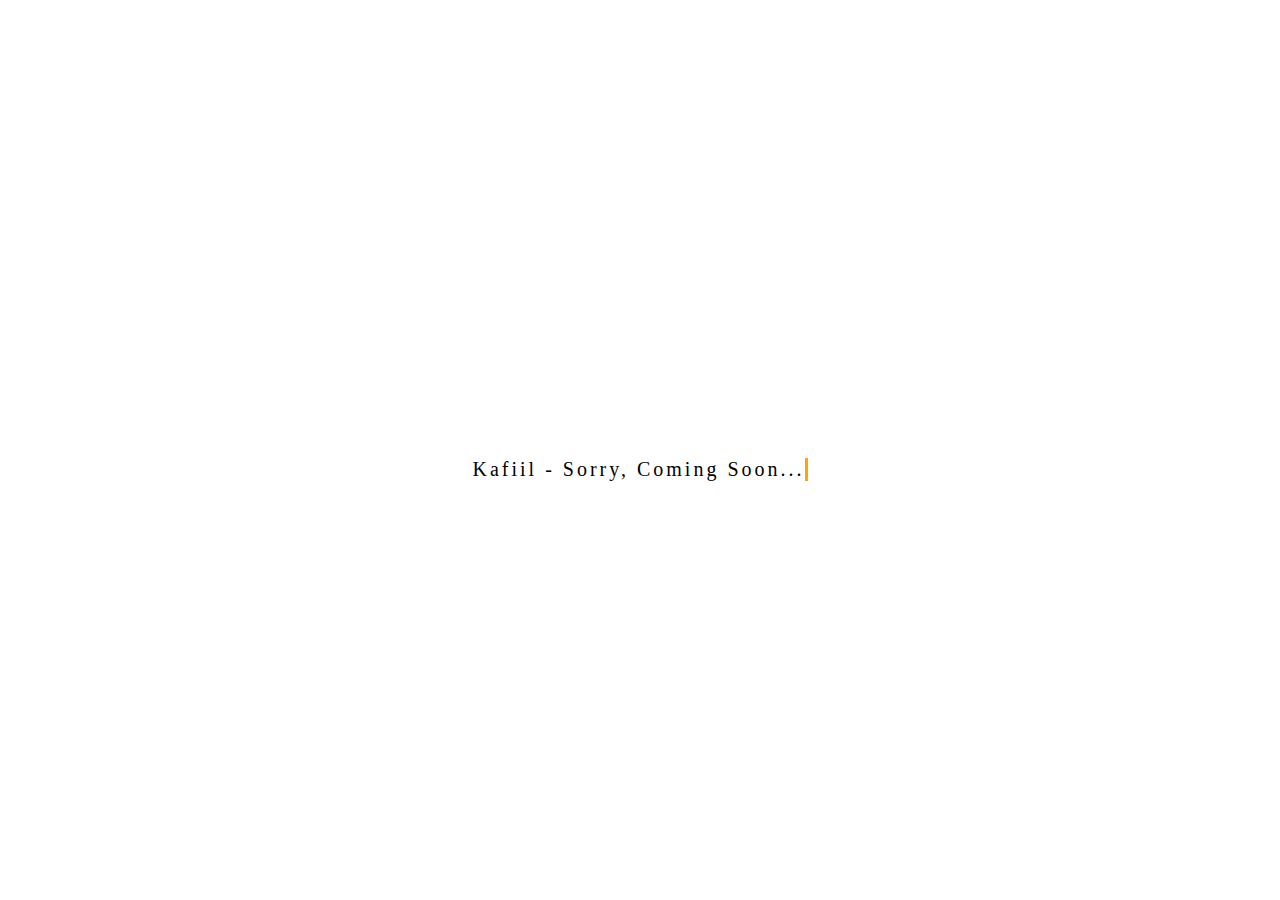
<file: html/coming-soon.html>
<!DOCTYPE html> <html lang="en"> <head> <!-- start meta --> <meta name="keywords" content="كفيل ,موقع كفيل ,كفييل ,kafiil, kafil" /> <meta charset="utf-8"> <meta http-equiv="X-UA-Compatible" content="IE=edge"> <meta name="viewport" content="width=device-width,initial-scale=1,width=device-width"> <meta name="description" content="أنجز أعمالك عبر الإنترنت (الخدمات المصغرة | المشاريع | المسابقات)"> <link rel="icon" sizes="256x256" href="../images/favicon.ico"> <title>Coming Soon...</title> <style> .typewriter { display: table; margin: 0 auto; position: relative; top: 50vh; } .typewriter p { font-size: 20px; overflow: hidden; /* Ensures the content is not revealed until the animation */ border-right: .15em solid orange; /* The typwriter cursor */ white-space: nowrap; /* Keeps the content on a single line */ margin: 0 auto; /* Gives that scrolling effect as the typing happens */ letter-spacing: .15em; /* Adjust as needed */ animation: typing 3.5s steps(40, end), blink-caret .75s step-end infinite; } /* The typing effect */ @keyframes typing { from { width: 0 } to { width: 100% } } /* The typewriter cursor effect */ @keyframes blink-caret { from, to { border-color: transparent } 50% { border-color: orange; } } </style> </head> <body> <div class="typewriter"> <p>Kafiil - Sorry, Coming Soon...</p> </div> </body> </html>
</file>
<file: css/dark-theme.css>
.dark-theme { background-color: #2c3e50 !important; } .dark-theme .navbar, .dark-theme .suggested-service .cards .card .favorite i { background-color: #2c3e50 !important; color: #E0E0E0 !important; } .dark-theme .carousel .carousel-control:hover { background: #333 !important; } .dark-theme .navbar { color: #E0E0E0 !important; border-color: #2c3e50 !important; box-shadow: 0 4px 8px rgba(0, 0, 0, 0.4) !important; } .dark-theme .navbar-links-2 li:hover>a { color: unset; } .dark-theme .top { background-color: #2c3e50 !important; box-shadow: 0 4px 8px rgba(0, 0, 0, 0.4) !important; } .dark-theme .purshace, .dark-theme .service-rating, .dark-theme .suggested-service .cards .card-title, .dark-theme .suggested-service .card ul:last-of-type li, .dark-theme .suggested-service .card ul:last-of-type li:last-of-type, .dark-theme .boxes .box:nth-of-type(3) ul li, .dark-theme .left-content .service-section p, .dark-theme .description b, .dark-theme .head, .dark-theme .left-content .service-section p, .dark-theme .description b, .dark-theme .head, .dark-theme .box ul li, .dark-theme .boxes .last-box .head .left, .dark-theme .boxes .last-box section .img-container .other-service-content span { color: #E0E0E0 !important; } .dark-theme .navbar .dropdown-menu i.fa.fa-star, .dark-theme .toggle-theme-color li:first-of-type { color: #2c3e50 !important; } .dark-theme .navbar .dropdown-menu { background: #E0E0E0; } .dark-theme .description .description-content, .dark-theme .service-add-ons section, .dark-theme section, .dark-theme .purshace section, .dark-theme .service-rating .service-rating-container, .dark-theme .testimonials, .dark-theme .boxes .box, .dark-theme .boxes .last-box section, .dark-theme .suggested-service .cards .card, .dark-theme .purshace .purshace-service:first-of-type button { background-color: #E0E0E0 !important; color: #333 !important; } .dark-theme .service-add-ons input { background: #2c3e50; border: 1px solid #2c3e50; color: #fff; } .dark-theme .service-add-ons input:checked { background: #1DBF73; border: 1px solid #1DBF73; color: #fff; } .dark-theme .service-add-ons section span { color: #fff; background: #2c3e50; } .dark-theme .boxes .last-box img { height: 100%; width: 100px; } .dark-theme .toggle-button .bar { background: #fff; } .dark-theme .service-rating .rating-stars-left i:last-of-type, .dark-theme .testimonials li i:last-of-type, .dark-theme .left-content .service-section .rating-stars-left i:last-of-type, .dark-theme .seller li:nth-of-type(4) i:last-of-type { color: #999 !important; } .dark-theme .service-rating .progress-bar { background: #999; } .dark-theme .service-add-ons input, .dark-theme form section label, .dark-theme .testimonials p, .dark-theme .testimonials ul li:last-of-type p, .dark-theme .suggested-service .cards .card-title, .dark-theme .purshace .purshace-service span, .dark-theme .suggested-service .cards .card-title, .dark-theme .suggested-service .card ul:last-of-type li, .dark-theme .suggested-service .card ul:last-of-type li, .dark-theme .suggested-service .card ul:last-of-type li:last-of-type, .dark-theme .box ul li, .dark-theme .boxes .last-box section .img-container .other-service-content span { color: #333 !important; } .dark-theme .navbar .dropdown-menu .toggle-theme-color li:first-of-type:hover { color: #1DBF73 !important; } #right_to_left.dark-theme ul.languages li:first-of-type { position: relative !important; top: 0px !important; right: 0px !important; } .dark-theme .seller li:nth-of-type(3) span, .dark-theme .suggested-service .card ul li { color: #333 !important; }
</file>
<file: css/style.css>
/*========================================== 00.  GLOBAL (FROM 10 ) [it includes bootstrap edit] 01.  PRELOADER - LINE NO 57 02.  Navbar - LINE NO 168 03.  LEFT CONTENT  - LINE NO 3173 04.  RIGHT CONTENT - LINE NO 3645 05.  FRAMWORKS - LINE NO 3907 06.  MEDIA (RESPONSIVE) - LINE NO 4182 ==========================================*/ /*general style*/ * { -webkit-box-sizing: border-box; -moz-box-sizing: border-box; box-sizing: border-box; margin: 0; padding: 0; } body { margin: 0; padding: 0; } a { text-decoration: none !important; } ul { list-style: none; padding: 0; margin: 0; z-index: 1; } li { list-style: none; } button { border: unset; outline: 0; } ::selection { text-shadow: none; } .icons { height: 30px; width: 30px; } body { background-color: #FDFDFD; } .fa { display: inline-block; font: normal normal normal 14px/1 FontAwesome; font-size: inherit; text-rendering: auto; -webkit-font-smoothing: antialiased; -moz-osx-font-smoothing: grayscale } .fa-star:before { content: "\2605"; } /*preloader*/ #preloader { position: fixed; z-index: 9999; width: 100%; height: 100%; background-color: #f2f4f8; top: 0; left: 0; display: -webkit-box; display: -ms-flexbox; display: flex; -webkit-box-pack: center; -ms-flex-pack: center; justify-content: center; -webkit-box-align: center; -ms-flex-align: center; align-items: center; } #preloader { overflow: hidden; background-color: #f2f4f8; height: 100%; left: 0; position: fixed; top: 0; width: 100%; z-index: 999999; } #preloader img { position: absolute; width: 150px; height: 150px; z-index: 8; -webkit-animation: 2000ms linear 0s normal none infinite running Delvro-thumb; animation: 2000ms linear 0s normal none infinite running Delvro-thumb; } .Kafel-load { -webkit-animation: 2000ms linear 0s normal none infinite running Kafel-load; animation: 2000ms linear 0s normal none infinite running Kafel-load; background: transparent none repeat scroll 0 0; border-color: #ffffff #ffffff #1DBF73; border-radius: 50%; border-style: solid; border-width: 2px; height: 200px; width: 200px; z-index: 10; } @-webkit-keyframes Kafel-load { 0% { -webkit-transform: rotate(0deg); transform: rotate(0deg); } 100% { -webkit-transform: rotate(360deg); transform: rotate(360deg); } } @keyframes Kafel-load { 0% { -webkit-transform: rotate(0deg); transform: rotate(0deg); } 100% { -webkit-transform: rotate(360deg); transform: rotate(360deg); } } @-webkit-keyframes Delvro-thumb { 0% { opacity: 0; -ms-filter: "progid:DXImageTransform.Microsoft.Alpha(Opacity=0)"; } 50% { opacity: 1; -ms-filter: "progid:DXImageTransform.Microsoft.Alpha(Opacity=100)"; } 100% { opacity: 0; -ms-filter: "progid:DXImageTransform.Microsoft.Alpha(Opacity=0)"; } } @keyframes Delvro-thumb { 0% { opacity: 0; -ms-filter: "progid:DXImageTransform.Microsoft.Alpha(Opacity=0)"; } 50% { opacity: 1; -ms-filter: "progid:DXImageTransform.Microsoft.Alpha(Opacity=100)"; } 100% { opacity: 0; -ms-filter: "progid:DXImageTransform.Microsoft.Alpha(Opacity=0)"; } } /*navbar*/ .navbar { display: flex; position: relative; justify-content: space-around; align-items: center; background-color: #FFFFFF; color: white; border-bottom: 2px solid #fff; box-shadow: 0px 4px 26px rgba(200, 200, 200, 0.55); } .md-hidden { display: none; } .brand-title { font-size: 2rem; margin: .5rem; font-family: 'Roboto Condensed', sans-serif; } .brand-title a { text-decoration: none; display: block; } .navbar-links, .navbar-links-2 { height: 100%; font-family: 'PT Sans', sans-serif; } .navbar-links ul, .navbar-links-2 ul { display: flex; margin: 0; padding: 0; } .navbar-links li, .navbar-links-2 li { list-style: none; } .navbar .navbar-links { position: relative; top: 10px; } .brand-title .logo { width: 150px; height: auto; } .navbar .navbar-links li { display: flex; flex-direction: column; justify-content: center; align-items: center; } .navbar .navbar-links li i, .navbar .navbar-links-2 .chat, .navbar .navbar-links-2 .notifications { font-size: 30px; } .navbar li i { color: #C3C5C8; } .navbar-links li a, .navbar-links-2 li a { display: block; text-decoration: none; color: #444; padding: 1rem; } .dropdown-menu li a { padding: 0; } .navbar .dropdown-menu { display: none; } .navbar .dropdown-menu.active { color: #C3C5C8; display: block; position: absolute; top: 100%; right: 50px; z-index: 1000; float: left; min-width: 265px; padding: 5px 0; margin: 2px 0 0; padding: 15px; font-size: 14px; text-align: left; list-style: none; background-color: #fff; -webkit-background-clip: padding-box; background-clip: padding-box; border: 1px solid #ccc; border: 1px solid rgba(0, 0, 0, .15); border-radius: 4px; -webkit-box-shadow: 0 6px 12px rgba(0, 0, 0, .175); box-shadow: 0 6px 12px rgba(0, 0, 0, .175) } .dropdown-menu .divider { height: 1px; margin: 9px 0; overflow: hidden; background-color: #e5e5e5 } .dropdown-menu li.first-list { height: 50px; } .dropdown-menu li:first-of-type b:first-of-type { color: #333; font-size: 14px; line-height: 17.07px; } .dropdown-menu li:first-of-type b:nth-of-type(2) { color: #C3C5C8; font-weight: unset; position: relative; bottom: 16px; } .dropdown-menu li:first-of-type ul { justify-content: center; flex-direction: column; position: relative; bottom: 45px; left: 60px; } .dropdown-menu .toggle-theme-color { display: unset; } .dropdown-menu .toggle-theme-color li { display: inline; } .dropdown-menu .toggle-theme-color li:first-of-type { float: left; position: relative; top: 0; } .dropdown-menu .toggle-theme-color li:last-of-type { float: right; background: #1DBF73; width: 30px; border-radius: 10px; top: 5px; } .dropdown-menu .toggle-theme-color li:last-of-type:active i.fa.fa-circle { width: 10px; height: 10px; border-radius: 50%; background-color: #FFF; position: relative; left: 14px; } .dropdown-menu .languages { display: unset; } .dropdown-menu .languages a { padding: 0; } .dropdown-menu .languages li:first-of-type { float: left; } .dropdown-menu .languages li:last-of-type { float: right; } .langs:after, .langs::before { content: "\A\A"; white-space: pre-line; } .dropdown-menu .languages li:last-of-type img { position: relative; top: 4px; } .dropdown-menu .settings a { padding: 0; } .dropdown-menu .toggle-theme-color i.fa.fa-circle { width: 10px; height: 10px; border-radius: 50%; background-color: #fff; position: relative; left: 2px; cursor: pointer; } .dropdown-menu li a, .dropdown-menu li a i { color: #696F79; } .dropdown-menu li.logout a, .dropdown-menu li.logout i { color: #F56342; } .navbar-links li:hover a, .navbar-links li:hover i, .navbar-links-2 li:hover>a, .navbar-links-2 li:hover>a i, .navbar-links-2 li:hover, .navbar-links-2 li:hover { color: #1DBF73; } .navbar .navbar-links-2 li span { background-color: #1DBF73; height: 20px; width: 20px; color: #333; font-size: 8px; padding: 6px; position: absolute; bottom: 50px; right: 10px; border-radius: 50%; } .toggle-button { position: absolute; top: 1.20rem; right: 1rem; display: none; flex-direction: column; justify-content: space-between; width: 30px; height: 21px; } .toggle-button .bar { height: 3px; width: 100%; background-color: #333; border-radius: 10px; } nav .navbar-links-2 ul li.chat, nav .navbar-links-2 ul li.notifications { position: relative; top: 10px; } /*left side content***********************************************/ /*left-content*/ .left-content { padding-top: 64px; } /*service-section*/ .service-section ul .rating-stars-left { float: left; } .service-section ul .rating-right { float: right; } .left-content .service-section p:first-of-type { font-family: 'Montserrat'; font-weight: 500; font-size: 18px; line-height: 120%; letter-spacing: 0.005em; color: #696F79; } .left-content .service-section .rating-stars-left { font-size: 16px; line-height: 123%; letter-spacing: 0.005em; } .left-content .service-section .rating-stars-left i:last-of-type { color: #E6EAEF; } .left-content .service-section ul { margin-bottom: 40px; } /*carousel*/ .carousel-container { width: 100%; max-width: 800px; margin: 0 auto; overflow: hidden; } .carousel { position: relative; max-width: 100%; width: 100%; margin: auto; overflow: hidden; } .carousel .slides { display: flex; } .carousel .slide { flex: 0 0 100%; display: none; } .carousel .slide img { width: 100%; height: auto; } .carousel button { position: absolute; top: 50%; transform: translateY(-50%); background-color: rgba(0, 0, 0, 0.5); color: white; border: none; width: 50px; cursor: pointer; height: 50px; border-radius: 50%; } .carousel .prev { left: 0; } .carousel .next { right: 0; } .carousel .points { text-align: center; margin-top: 10px; position: relative; bottom: 70px; } .carousel .point { display: inline-block; width: 25px; height: 25px; border-radius: 50%; background-color: #ccc; margin: 0px 30px; cursor: pointer; top: -10px; position: relative; } .carousel .point.active { background-color: #1DBF73; } /* Description */ .description { padding-top: 20px; min-height: 200px; } .description { padding-top: 20px; } .description .description-content { font-size: 16px; line-height: 123%; letter-spacing: 0.005em; color: #333333; padding: 15px; margin: 0; } /*service ads-ons*/ .service-add-ons .left { float: left; } .service-add-ons .right { float: right; font-size: 18px; line-height: 120%; letter-spacing: 0.005em; color: #666; } .service-add-ons .right span { position: relative; bottom: 5px; } .service-add-ons form { margin-top: 10px; } .service-add-ons .right:hover { cursor: pointer; } .service-add-ons section { padding: 15px; margin-bottom: 16px; } .service-add-ons section:last-of-type { margin-bottom: 48px; } .service-add-ons label { font-size: 16px; line-height: 123%; letter-spacing: 0.005em; color: #333333; } .service-add-ons input { float: left; margin-right: 12px; width: 1.3em; height: 1.3em; background-color: white; vertical-align: middle; border: 1px solid #ddd; appearance: none; -webkit-appearance: none; outline: none; cursor: pointer; } .service-add-ons input:checked { background-color: #1DBF73; border: 1px solid #1DBF73; } .service-add-ons input::after { content: "\2713"; position: relative; bottom: 1px; left: 3px; color: white; } input#choice-1:focus { outline: 0; } .service-add-ons section span { font-size: 16px; line-height: 123%; letter-spacing: 0.005em; padding: 4px; background: #333; border-radius: 8px; margin-right: 4px; } /*purshace*/ .purshace { margin-top: 24px; font-size: 18px; line-height: 127%; letter-spacing: 0.005em; color: #222000; } .purshace section { padding: 15px; margin-bottom: 100px; display: flex; justify-content: space-between; } .purshace-service-container { display: flex; justify-content: flex-start; width: 100%; } .purshace .purshace-service:last-of-type { margin-left: 24px; display: flex; align-items: center; padding: 6px 65px; } .purshace .purshace-service, .purshace .purshace-btn { background-color: #f6f6f6; border-radius: 8px; padding: 6px 24px; align-items: center; } .purshace .purshace-service:first-of-type { display: flex; justify-content: space-around; } .purshace .purshace-service:first-of-type { width: 40%; } .purshace .purshace-service:first-of-type button { background: white; height: 28px; width: 28px; } .purshace .purshace-btn { padding: 6px 55px; font-weight: 500; font-size: 16px; line-height: 120%; letter-spacing: 0.005em; } /*service-rating*/ .service-rating { font-size: 16px; line-height: 123%; letter-spacing: 0.005em; color: #222; } .service-rating section { padding: 15px; box-shadow: unset; } .service-rating .rating-stars-left i:last-of-type { color: #E6EAEF; } .service-rating .progress-bar { width: 80%; background: #E6EAEF; box-shadow: unset; margin-right: 24px; } .service-rating .progress-bar-fill, .service-rating .progress-bar { border-radius: 6px; height: 10px; } .service-rating .progress-bar-fill { width: 80%; background: #FFCB31; border-radius: 6px 0px 0px 6px; } .service-rating section div:last-of-type { display: flex; align-items: center; } .service-rating .service-rating-container { display: grid; } .service-rating .left-side span:first-of-type, .service-rating .left-side i { padding-right: 10px; } /*testimonials*/ .testimonials { margin-top: 16px; margin-bottom: 48px; padding: 30px 38px 120px 21px; } .testimonials ul li { display: inline-block; } .testimonials .review ul li:last-of-type p, .testimonials .review ul li:last-of-type ul { position: relative; left: 57px; } .testimonials .review ul li:last-of-type ul { top: 10px; } .testimonials .review ul li:last-of-type p { top: 15px; } .testimonials ul li:last-of-type p { font-size: 14px; line-height: 17px; color: #222; } .testimonials li i:last-of-type { color: #E6EAEF; } .testimonials span { color: #555; } .testimonials ul .rating-stars-left { position: relative; top: 5px; left: 10px; } .testimonials .review .reviewer li:nth-of-type(2) { position: relative; bottom: 10px; } .testimonials ul p:last-of-type { font-family: 'Montserrat'; font-style: normal; font-weight: 400 !important; font-size: 14px; line-height: 17px; color: #333333; margin-bottom: 14px; left: 10px; top: 10px; position: relative; text-wrap: balance; width: 90%; } .testimonials .review { margin-bottom: 16px; position: relative; } .testimonials .review:last-of-type { margin-top: 64px; } .testimonials form { position: absolute; width: 80%; top: 0; } .testimonials .review textarea { all: unset; background: #F6F6F6; border-radius: 8px; font-size: 16px; line-height: 120%; letter-spacing: 0.005em; color: #444; width: 100%; margin-left: 10px; padding: 20px 15px; margin-bottom: 16px; } .testimonials button { padding: 10px 35px; border-radius: 8px; font-size: 16px; line-height: 123%; text-align: center; letter-spacing: 0.005em; margin-left: 10px; } /*suggested-service*/ .suggested-service .head ul li { display: inline; } .suggested-service .head ul .right { float: right; } .suggested-service .head ul .right span { font-size: 18px; line-height: 120%; letter-spacing: 0.005em; color: #444; } .suggested-service .cards .card { position: relative; background: #FFFFFF; border-radius: 15px; } .suggested-service .cards .card .favorite i { width: 42px; height: 42px; color: #696F79; font-size: 16px; padding: 13px; background: white; position: absolute; top: 18px; left: 11px; } .suggested-service .cards .card-title { line-height: 120%; letter-spacing: 0.005em; color: #222; overflow-wrap: break-word; word-wrap: break-word; font-size: 12px; margin: 16px 11px; } .suggested-service .card ul { margin: 16px 11px; } .suggested-service .card ul li { display: inline-block; font-size: 14px; line-height: 120%; letter-spacing: 0.005em; color: #444; } .suggested-service .card ul:first-of-type li:last-of-type { margin-left: 10px; } .suggested-service .card ul:last-of-type { padding-bottom: 19px; } .suggested-service .card ul:last-of-type li { font-size: 12px; line-height: 14px; color: #222; } .suggested-service .card ul:last-of-type li:last-of-type { float: right; font-size: 16px; line-height: 120%; letter-spacing: 0.005em; color: #222; } .suggested-service .favorite i.fa.fa-heart { display: none; } .suggested-service .card:last-of-type .card-body .favorite i.fa.fa-heart { color: #FF5353; } .card-content ul:last-of-type li:first-of-type span { position: relative; bottom: 10px; } .suggested-service img { max-width: 100%; } /*righ side****************/ .right-side-container { padding-top: 64px; } .boxes .box { padding: 18px 20px; margin-bottom: 32px; } .boxes .box b, .boxes .box ul li, .boxes .box p { font-size: 16px; line-height: 120%; letter-spacing: 0.005em; color: #222; } .boxes .box ul li, .boxes .box p { font-weight: 500; font-size: 14px; } .box.info b, .box.info ul { padding-bottom: 20px; } .box.info ul:first-of-type { padding-top: 20px; } .boxes .box ul li { font-weight: 600 !important; } .boxes .box:first-of-type ul { padding: 16px 0 20px 0; display: table; margin: 0 auto; text-align: center; } .seller { padding-bottom: 0 !important; } .seller li:nth-of-type(2) { position: relative; bottom: 30px; left: 40px; } .seller li:nth-of-type(2) i { position: relative; top: 15px; right: 15px; color: #1DBF73; } .seller li:nth-of-type(2) i:last-of-type { left: -31px; font-size: 15px; color: #fff; } .seller li:nth-of-type(3) i:first-of-type { color: #1DBF73; } .seller li:nth-of-type(3), .seller li:nth-of-type(3) span { font-family: 'Montserrat'; font-style: normal; font-weight: 400 !important; font-size: 14px !important; line-height: 17px !important; color: #444 !important; } .seller li:nth-of-type(4) i { color: #FFCB31; } .seller li:nth-of-type(4) i:last-of-type { color: #E6EAEF; } .seller li:nth-of-type(4) span { color: #696F79 !important; font-size: 12px; line-height: 15px; letter-spacing: -0.15px; font-weight: 400; } .seller li:nth-of-type(3), .seller li:nth-of-type(4) { position: relative; bottom: 10px; } .boxes .box:nth-of-type(2) p { font-size: 14px; line-height: 120%; letter-spacing: 0.005em; color: #333333; } .boxes .box:first-of-type ul li { display: inline; } .boxes .box:first-of-type ul p { margin-bottom: 32px; } .boxes .box:first-of-type button { padding: 8px 55px; border-radius: 8px; width: 100%; font-size: 14px; line-height: 120%; letter-spacing: 0.005em; margin-top: 22px; } .boxes .box:nth-of-type(2) ul li { display: inline; font-size: 14px; line-height: 120%; letter-spacing: 0.005em; color: #222; } .boxes .box:nth-of-type(2) ul li i { color: #696F79; margin-right: 10px; } .boxes .box:nth-of-type(2) ul li:last-of-type { float: right; } .boxes .box:nth-of-type(3) ul { display: table; margin: 20px auto; } .boxes .box:nth-of-type(3) ul li { display: inline; padding: 2px; } .boxes .box:nth-of-type(3) ul li img { max-width: 32px; } .boxes .last-box img { width: 100%; height: auto; display: block; } .boxes .last-box .head .left { font-size: 14px; line-height: 120%; letter-spacing: 0.005em; color: #1E1E1E; } .boxes .last-box .head .right { float: right; font-size: 14px; line-height: 120%; letter-spacing: 0.005em; color: #444; position: relative; top: 10px; } .boxes .last-box li { display: inline; } .boxes .last-box section { padding: 20px; } .boxes .last-box section ul li:first-of-type { float: left; } .boxes .last-box section li:nth-of-type(2) p { padding-left: 58px; } .boxes .last-box section { padding: 0; margin-bottom: 10px; } .suggested-service .cards .card:hover .favorite i.fa.fa-heart-o { display: none; } .suggested-service .cards .card:hover .favorite i.fa.fa-heart { display: inline; } .boxes .last-box section .img-container { display: flex; flex-wrap: nowrap; flex-direction: row; height: auto; } .boxes .last-box section .img-container picture { height: 100%; overflow: hidden; } .boxes .last-box section .img-container span { font-size: 12px; line-height: 14px; color: #1E1E1E; } .boxes .last-box section .img-container .other-service-content span { font-size: 12px; line-height: 14px; color: #1E1E1E; } .boxes .last-box .other-service-content { flex: 0 0 60%; padding-left: 4px; } .boxes .last-box .other-service-content ul { position: relative; top: 8px; right: 4px; display: flex; justify-content: space-around; } .boxes .last-box .img-container i.fa.fa-heart { display: none; } .boxes .last-box .img-container:hover i.fa.fa-heart-o { display: none; } .boxes .last-box .img-container:hover i.fa.fa-heart { display: inline; color: #FF5353; } /*framworks*/ .left-content .service-section .rating-stars-left span { color: #696F79; } .left-content .service-section p, .description b, .head { font-size: 24px; line-height: 120%; letter-spacing: 0.005em; color: #222; } .left-content .service-section p:first-of-type, .left-content .service-section p:last-of-type, .service-add-ons, .service-add-ons label, .purshace .head, .service-rating .head, .suggested-service .head, .boxes .last-box .head { margin-bottom: 24px; } .service-add-ons section, .description .description-content, .purshace section, .service-rating .service-rating-container, .testimonials, .boxes .box, .boxes .last-box section { border-radius: 15px; background-color: white; } section, .description .description-content, .service-rating-container, .testimonials, .boxes .box, .suggested-service .cards .card { box-shadow: 0px 3px 40px -5px rgba(32, 32, 32, 0.07); } .service-add-ons input, .purshace .purshace-service:first-of-type button, .suggested-service .cards .card .favorite i { border-radius: 50%; } .boxes .box:first-of-type button, .purshace .purshace-btn, .testimonials button, ::selection { background: #1DBF73; color: #111; } .service-add-ons section span, .purshace .purshace-service:first-of-type button, .suggested-service .card ul:last-of-type li:last-of-type i, .boxes .last-box .other-service-content ul li i.fa.fa-tag { color: #1DBF73; } .left-content .service-section .rating-stars-left i, .service-rating i, .testimonials i, .suggested-service .card ul:first-of-type li:first-of-type i, .boxes .box:first-of-type span, .boxes .last-box .other-service-content ul li i.fa.fa-star { color: #FFCB31; } .purshace, .suggested-service .cards .card-title, .suggested-service .card ul:last-of-type li, .suggested-service .card ul:last-of-type li:last-of-type, .boxes .last-box .head .left, .boxes .last-box section .img-container span, .boxes .last-box section .img-container .other-service-content span, .left-content .service-section p, .description b, .head, .boxes .box b, .boxes .box ul li, .boxes .box p { font-family: 'Montserrat'; font-style: normal; font-weight: 600; } .testimonials ul li:last-of-type p { font-family: 'Montserrat'; font-style: normal; font-weight: 700; } .left-content .service-section .rating-stars-left, .description .description-content, .service-add-ons .right, .service-add-ons label, .service-add-ons section span, .service-rating, .testimonials button, .suggested-service .head ul .right span, .suggested-service .card ul li, .boxes .box:first-of-type button, .boxes .box:nth-of-type(2) ul li, .boxes .last-box .head .right, .dropdown-menu li a, .boxes .box:first-of-type p, .dark-mode li { font-family: 'Montserrat'; font-style: normal; font-weight: 500; } .testimonials .review textarea, .seller li:nth-of-type(3) span { font-family: 'Montserrat'; font-style: normal; font-weight: 400; } #dark /*right_to_left page*/ #right_to_left .dropdown-menu { right: unset; } #right_to_left .navbar .langs::after { content: ""; white-space: pre-line; } #right_to_left .navbar .settings::before { content: "\A\A"; white-space: pre-line; } #right_to_left .service-section, #right_to_left .description, #right_to_left .service-add-ons, #right_to_left .purshace, #right_to_left .service-rating, #right_to_left .testimonials, #right_to_left .suggested-service, #right_to_left .boxes { text-align: right; } #right_to_left .description .description-content { padding: 15px; } #right_to_left .toggle-theme-color li:first-of-type { position: relative; } #right_to_left .service-add-ons input { float: unset; } #right_to_left .service-add-ons input::after { right: 3px; } #right_to_left .purshace .purshace-service:last-of-type { margin-right: 24px; } #right_to_left .service-rating .progress-bar { margin-left: 24px; margin-right: 0; } #right_to_left .service-rating .left-side span:first-of-type, .service-rating .left-side i { padding-left: 10px; padding-right: 0; } #right_to_left .service-rating .progress-bar-fill { border-radius: 6px; } #right_to_left .testimonials ul p:last-of-type, #right_to_left .testimonials ul .rating-stars-left { right: 10px; } #right_to_left .seller li:nth-of-type(2) i:last-of-type { right: 15px; } #right_to_left .seller li:nth-of-type(2) i { right: 32px; } #right_to_left .boxes .box:nth-of-type(2) ul li:last-of-type, #right_to_left .suggested-service .card ul:last-of-type li:last-of-type, #right_to_left .suggested-service .head ul .right { float: left; } #right_to_left .boxes .last-box .other-service-content { right: 4px; } #right_to_left .boxes .last-box .other-service-content ul { right: 0; } .service-add-ons input:focus { outline: none; } #right_to_left { direction: rtl; } #right_to_left .service-rating section div:last-of-type { flex-direction: row-reverse; } #right_to_left .service-rating { direction: ltr; } #right_to_left .navbar-links-2 ul:first-child { flex-direction: row-reverse; } #right_to_left .carousel { direction: ltr; } #right_to_left .dropdown-menu { right: unset; } /*Media*/ .container, .navbar { padding-right: 15px; padding-left: 15px; margin-right: auto; margin-left: auto; } .container { padding: 0; } .container:before, .row:before, .row:after, .container:after { display: table; content: " "; } .col-xs-12 { width: 100%; float: left; position: relative; min-height: 1px; padding-right: 15px; padding-left: 15px; } .col-md-9, .col-lg-3 { position: relative; min-height: 1px; padding-right: 15px; padding-left: 15px; } .container:after, .row:after { clear: both; } @media only screen and (min-width: 768px) and (max-width: 1200px) { .nav>li { padding: 6px 8px; } .boxes .box:nth-of-type(2) ul li:last-of-type { position: relative; top: 5px; } .boxes .box:first-of-type button { padding: 8px 25px; } } @media only screen and (min-width: 991px) and (max-width: 1200px) { .boxes .box:nth-of-type(2) ul li { font-size: 10px; } .boxes .box:nth-of-type(3) ul li img { max-width: 26px; } .boxes .last-box .head .left, .boxes .last-box .head .right { font-size: 12px; } .boxes .last-box section .img-container .other-service-content span { font-size: 10px; } .boxes .last-box .other-service-content ul { font-size: 10px; top: 4px; } } @media only screen and (max-width: 1200px) { .suggested-service .cards .card .card-img-top { margin: auto; width: 100%; } } @media only screen and (max-width: 991px) { .suggested-service { position: relative; top: 48px; } .boxes .last-box .other-service-content ul { right: 40px; } .purshace .purshace-service:last-of-type { padding: 6px 40px; } .purshace .purshace-service, .purshace .purshace-btn { font-size: 10px; padding: 6px 14px; } #right_to_left .navbar { flex-direction: column; direction: ltr; } #right_to_left .navbar-links ul, #right_to_left .navbar-links-2 ul:first-child { flex-direction: column; } } @media only screen and (max-width: 767px) { .md-hidden { display: block; width: 48px; } .xs-hidden { display: none; } .boxes .last-box section .img-container .other-service-content span { font-size: 10px; } .boxes .last-box .other-service-content ul { right: 30px; } ul.languages li:last-of-type img { padding-bottom: unset !important; left: 0 !important; } .dropdown-menu li:nth-of-type(3):hover a, .dropdown-menu li:nth-of-type(3):hover i, .settings:hover a { color: #1DBF73 !important; } .languages li:first-of-type { top: 4px !important; right: -78px !important; } #right_to_left .languages { right: -60px; top: 16px; } #right_to_left .languages li:last-of-type { float: left; position: relative; right: 87px; } #right_to_left .dropdown-menu .languages li:first-of-type { float: unset; } .dropdown-menu li.first-list { transform: translateX(-15%); } #right_to_left .dropdown-menu .toggle-theme-color i.fa.fa-circle { left: 4px; } #right_to_left .navbar .langs::after { content: "\A"; white-space: pre-line; } #right_to_left .navbar .settings::before { content: ""; white-space: pre-line; } #right_to_left .navbar-links-2 .dropdown-menu li { text-align: unset; } #right_to_left .dropdown-menu li.first-list { transform: translateX(0) !important; } #right_to_left .navbar-links-2 .dropdown-menu li.settings a { position: relative; right: 64px; } } @media (max-width: 991px) { .navbar { flex-direction: column; align-items: flex-start; } .toggle-button { display: flex; } .navbar-links, .navbar-links-2 { display: none; width: 100%; } .navbar-links ul, .navbar-links-2 ul { width: 100%; flex-direction: column; } .navbar-links ul li, .navbar-links-2 ul li { text-align: center; } .navbar-links.active, .navbar-links-2.active { display: flex; } .dropdown-menu { position: static; float: none; width: auto; margin-top: 0; background-color: transparent; border: 0; -webkit-box-shadow: none; box-shadow: none } .dropdown-menu .toggle-theme-color i.fa.fa-circle { left: -4px; } .dropdown-menu .toggle-theme-color li:last-of-type:active i.fa.fa-circle { left: 5px; } .dropdown-menu.active { max-width: 265px; right: unset !important; } .navbar .navbar-links-2 li span { bottom: 50%; right: 46%; } .dropdown { display: flex; justify-content: center; align-items: center; } .boxes .last-box .other-service-content { padding-left: 20px; } #right_to_left .dropdown-menu li.first-list { transform: translateX(-15%); } } @media (min-width: 1200px) { .container { width: 1170px !important; } .col-lg-3 { width: 25%; float: left; } } @media (min-width: 992px) { .container { width: 970px; } .col-md-9 { width: 75%; float: left; } #right_to_left .col-md-9 { float: right; } .col-md-3 { width: 25%; float: left; } #right_to_left .col-md-3 { float: right; } }
</file>
